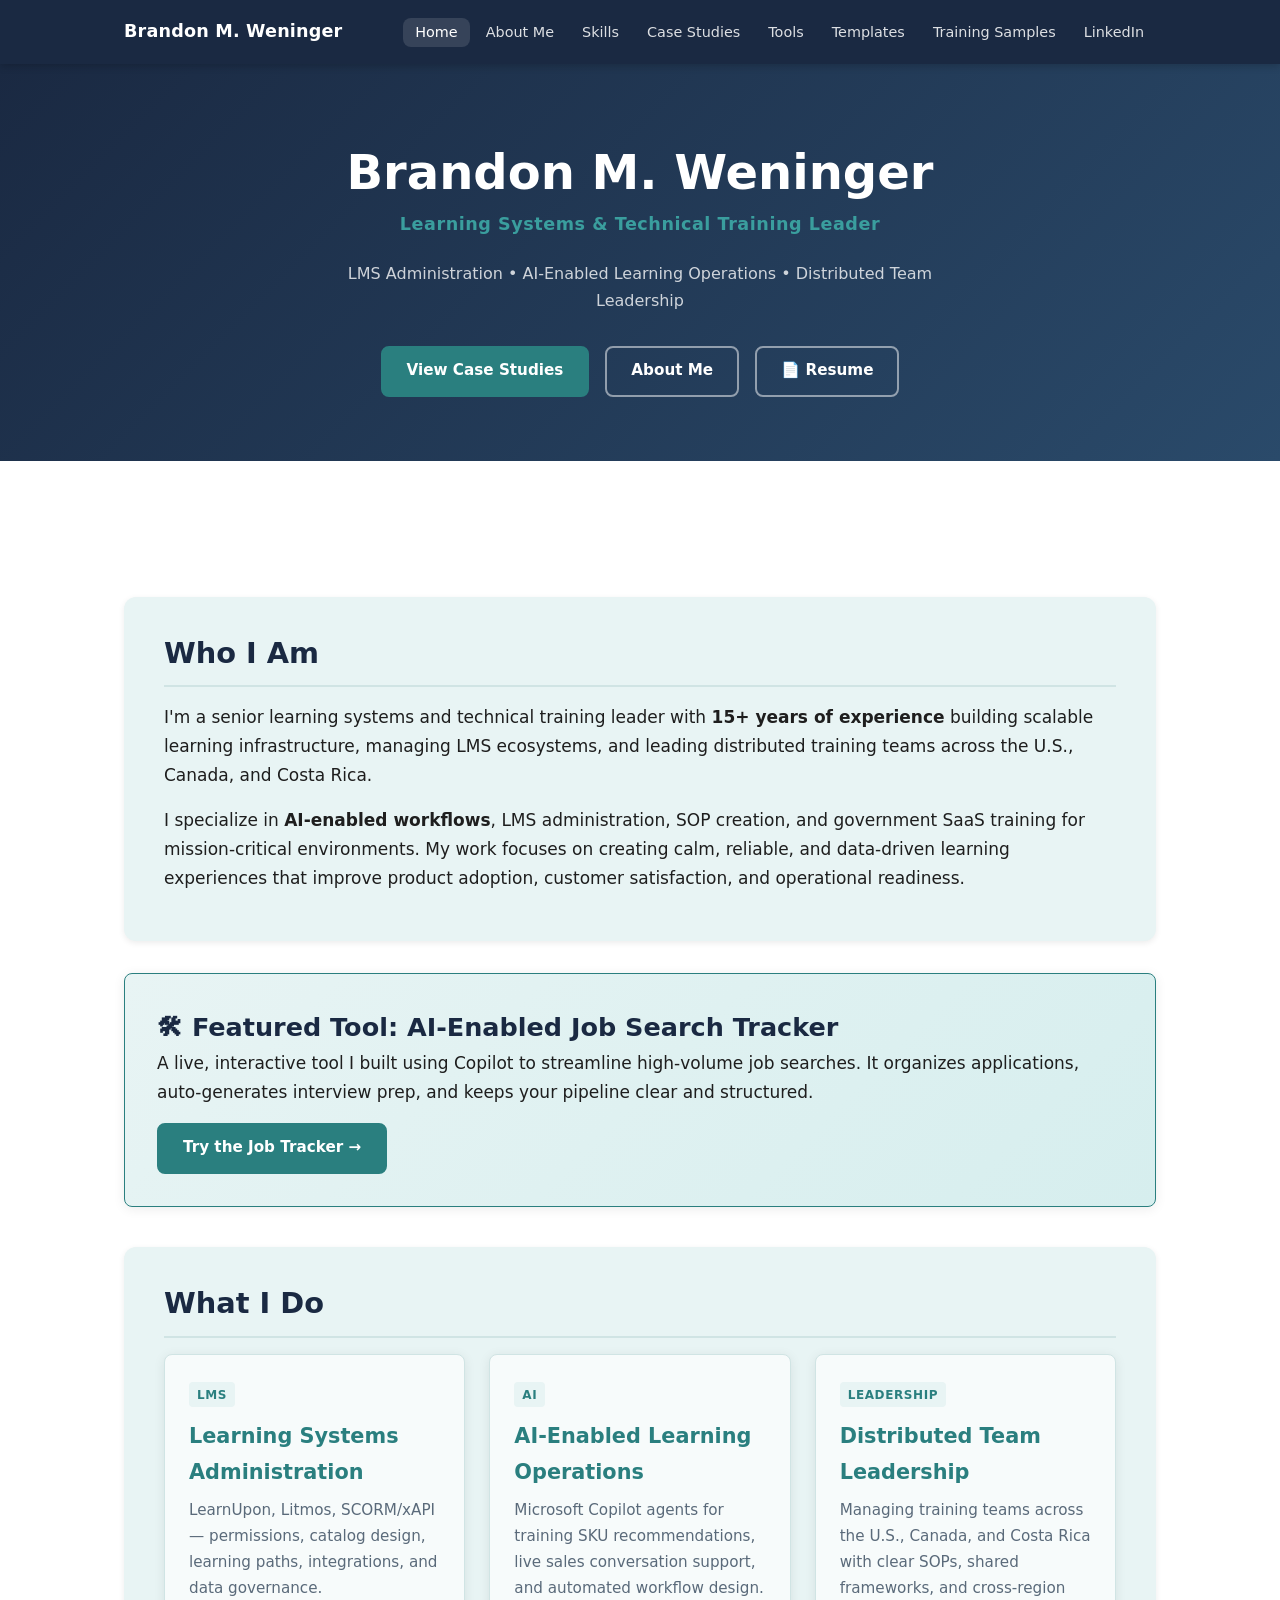
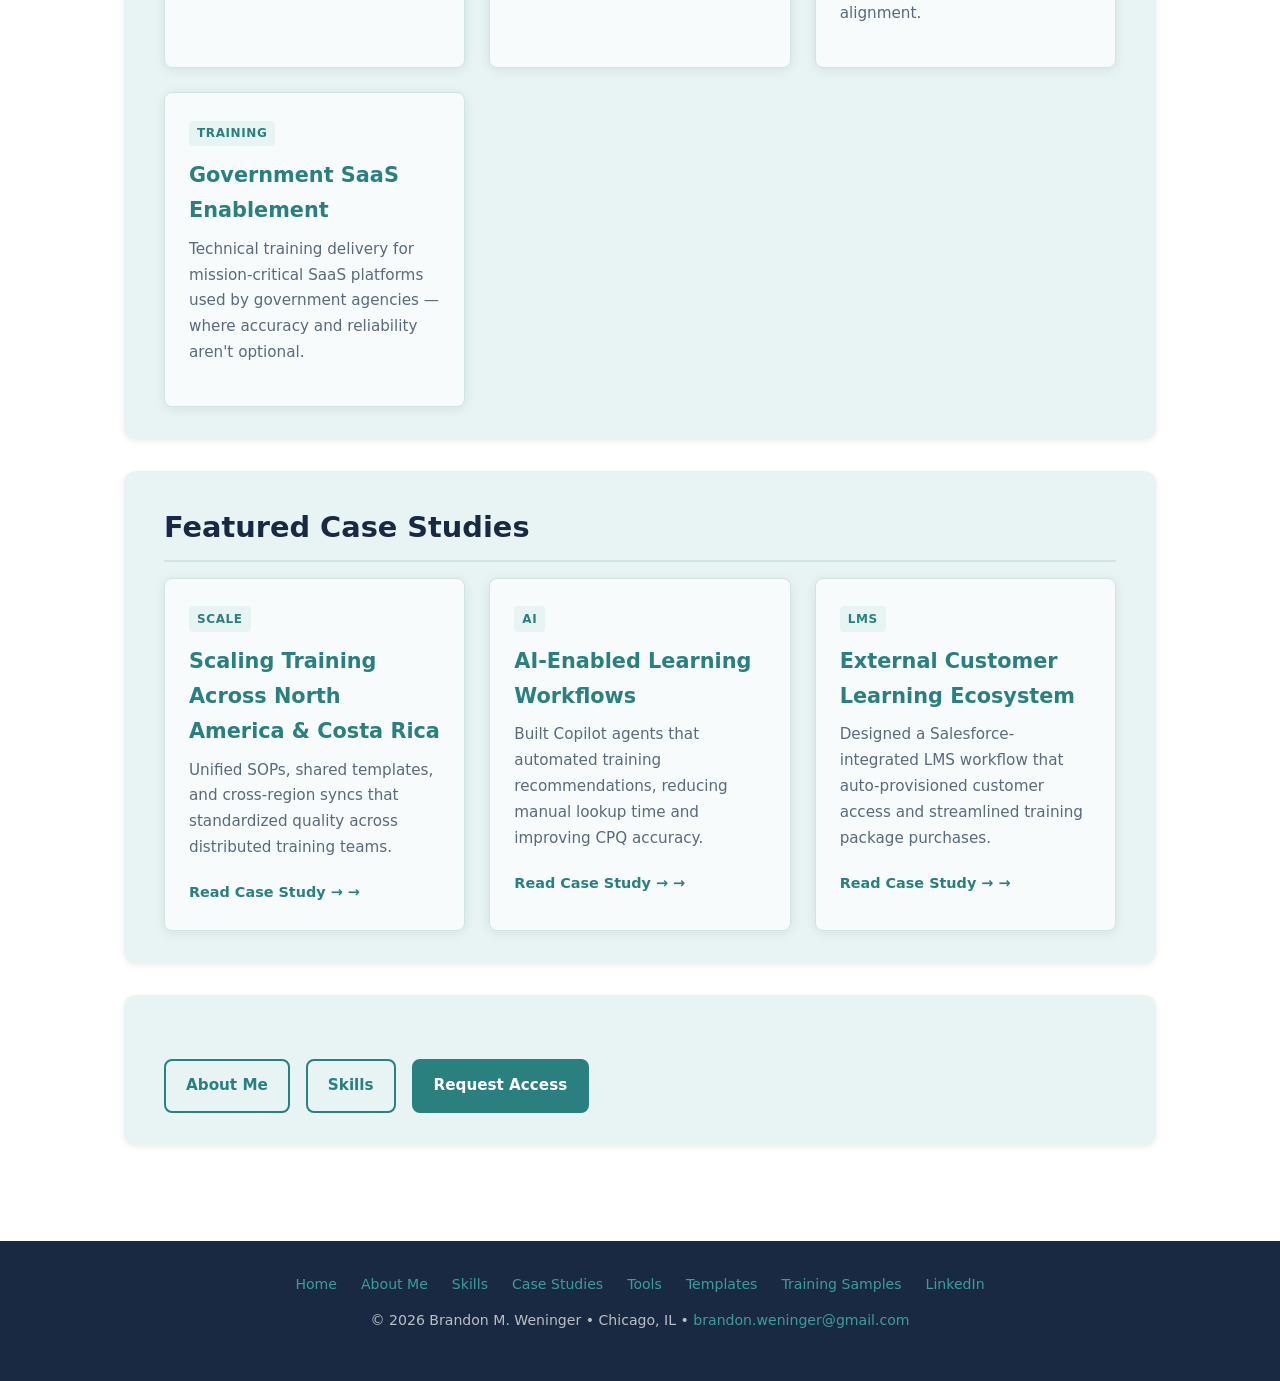
<file: index.html>
<!DOCTYPE html>
<html lang="en">
<head>
  <meta charset="utf-8" />
  <meta name="viewport" content="width=device-width, initial-scale=1" />
  <title>Brandon M. Weninger | Learning Systems & Technical Training Leader</title>
  <meta name="description" content="Brandon M. Weninger — Learning Systems & Technical Training Leader based in Chicago, IL. 15+ years building LMS ecosystems, AI-enabled learning workflows, and distributed training teams for government SaaS environments." />
  <meta name="author" content="Brandon M. Weninger" />
  <meta name="robots" content="index, follow" />
  <meta name="keywords" content="Brandon Weninger, Brandon M. Weninger, Learning Systems Leader, LMS Administrator, Technical Training Manager, AI-Enabled Learning, eLearning, Instructional Design, LearnUpon, Litmos, SCORM, xAPI, Microsoft Copilot, Training Operations, Distributed Team Leadership, Government SaaS Training, Curriculum Development, Power BI, Salesforce CPQ, Chicago learning and development" />
  <link rel="canonical" href="https://brandonweninger.github.io/brandon-weninger-portfolio/" />

  <!-- Open Graph -->
  <meta property="og:type" content="website" />
  <meta property="og:site_name" content="Brandon M. Weninger" />
  <meta property="og:title" content="Brandon M. Weninger | Learning Systems & Technical Training Leader" />
  <meta property="og:description" content="15+ years building LMS ecosystems, AI-enabled learning workflows, and distributed training teams for government SaaS environments." />
  <meta property="og:url" content="https://brandonweninger.github.io/brandon-weninger-portfolio/" />
  <meta property="og:image" content="assets/images/og-home.png" />

  <!-- Twitter -->
  <meta name="twitter:card" content="summary" />
  <meta name="twitter:title" content="Brandon M. Weninger | Learning Systems & Technical Training Leader" />
  <meta name="twitter:description" content="LMS Administration • AI-Enabled Learning Operations • Distributed Team Leadership. Based in Chicago, IL." />

  <!-- JSON-LD -->
  <script type="application/ld+json">
  {
    "@context": "https://schema.org",
    "@graph": [
      {
        "@type": "Person",
        "@id": "https://brandonweninger.github.io/brandon-weninger-portfolio/#person",
        "name": "Brandon M. Weninger",
        "url": "https://brandonweninger.github.io/brandon-weninger-portfolio/",
        "email": "brandon.weninger@gmail.com",
        "jobTitle": "Learning Systems & Technical Training Leader",
        "address": {
          "@type": "PostalAddress",
          "addressLocality": "Chicago",
          "addressRegion": "IL",
          "addressCountry": "US"
        },
        "sameAs": [
          "https://linkedin.com/in/brandonweninger",
          "https://github.com/brandonweninger"
        ]
      },
      {
        "@type": "WebSite",
        "@id": "https://brandonweninger.github.io/brandon-weninger-portfolio/#website",
        "url": "https://brandonweninger.github.io/brandon-weninger-portfolio/",
        "name": "Brandon M. Weninger Portfolio"
      }
    ]
  }
  </script>

  <link rel="stylesheet" href="assets/css/style.css" />

  <!-- Google Analytics -->
  <script async src="https://www.googletagmanager.com/gtag/js?id=G-7E9N1WG330"></script>
  <script>
    window.dataLayer = window.dataLayer || [];
    function gtag(){dataLayer.push(arguments);}
    gtag('js', new Date());
    gtag('config', 'G-7E9N1WG330');
  </script>
</head>

<body>
  <header>
    <div class="header-inner">
      <a href="index.html" class="site-logo">Brandon M. Weninger</a>

      <button class="nav-toggle" aria-label="Toggle navigation" aria-expanded="false">
        <span></span><span></span><span></span>
      </button>

      <nav>
        <ul>
          <li><a href="index.html" class="active">Home</a></li>
          <li><a href="about.html">About Me</a></li>
          <li><a href="skills.html">Skills</a></li>
          <li><a href="case-studies.html">Case Studies</a></li>
          <li><a href="tools.html">Tools</a></li>
          <li><a href="templates.html">Templates</a></li>
          <li><a href="training-samples.html">Training Samples</a></li>
          <li><a href="https://linkedin.com/in/brandonweninger" target="_blank" rel="noopener">LinkedIn</a></li>
        </ul>
      </nav>
    </div>
  </header>

  <section class="hero">
    <div class="hero-inner">
      <h1>Brandon M. Weninger</h1>
      <p class="hero-subtitle">Learning Systems &amp; Technical Training Leader</p>
      <p class="hero-tagline">LMS Administration &bull; AI‑Enabled Learning Operations &bull; Distributed Team Leadership</p>
      <div class="hero-cta">
        <a href="case-studies.html" class="btn btn-primary">View Case Studies</a>
        <a href="about.html" class="btn btn-outline btn-outline--navy">About Me</a>
        <a href="assets/files/brandon-weninger-resume.pdf" class="btn btn-outline" target="_blank" rel="noopener">&#128196; Resume</a>
      </div>
    </div>
  </section>

  <main>
    <section>
      <h2>Who I Am</h2>
      <p>I'm a senior learning systems and technical training leader with <strong>15+ years of experience</strong> building scalable learning infrastructure, managing LMS ecosystems, and leading distributed training teams across the U.S., Canada, and Costa Rica.</p>
      <p>I specialize in <strong>AI‑enabled workflows</strong>, LMS administration, SOP creation, and government SaaS training for mission‑critical environments. My work focuses on creating calm, reliable, and data‑driven learning experiences that improve product adoption, customer satisfaction, and operational readiness.</p>
    </section>

    <div class="featured-card">
      <h2>&#128736; Featured Tool: AI‑Enabled Job Search Tracker</h2>
      <p>A live, interactive tool I built using Copilot to streamline high‑volume job searches. It organizes applications, auto‑generates interview prep, and keeps your pipeline clear and structured.</p>
      <a href="https://brandonweninger.github.io/job-tracker/" class="btn btn-primary" target="_blank" rel="noopener">Try the Job Tracker &rarr;</a>
    </div>

    <section>
      <h2>What I Do</h2>
      <div class="card-grid">
        <div class="card">
          <span class="card-tag">LMS</span>
          <h3>Learning Systems Administration</h3>
          <p>LearnUpon, Litmos, SCORM/xAPI — permissions, catalog design, learning paths, integrations, and data governance.</p>
        </div>

        <div class="card">
          <span class="card-tag">AI</span>
          <h3>AI‑Enabled Learning Operations</h3>
          <p>Microsoft Copilot agents for training SKU recommendations, live sales conversation support, and automated workflow design.</p>
        </div>

        <div class="card">
          <span class="card-tag">Leadership</span>
          <h3>Distributed Team Leadership</h3>
          <p>Managing training teams across the U.S., Canada, and Costa Rica with clear SOPs, shared frameworks, and cross-region alignment.</p>
        </div>

        <div class="card">
          <span class="card-tag">Training</span>
          <h3>Government SaaS Enablement</h3>
          <p>Technical training delivery for mission-critical SaaS platforms used by government agencies — where accuracy and reliability aren't optional.</p>
        </div>
      </div>
    </section>

    <section>
      <h2>Featured Case Studies</h2>
      <div class="card-grid">
        <div class="card">
          <span class="card-tag">Scale</span>
          <h3>Scaling Training Across North America &amp; Costa Rica</h3>
          <p>Unified SOPs, shared templates, and cross-region syncs that standardized quality across distributed training teams.</p>
          <a href="case-studies.html#case-study-1" class="card-link">Read Case Study &rarr;</a>
        </div>

        <div class="card">
          <span class="card-tag">AI</span>
          <h3>AI-Enabled Learning Workflows</h3>
          <p>Built Copilot agents that automated training recommendations, reducing manual lookup time and improving CPQ accuracy.</p>
          <a href="case-studies.html#case-study-2" class="card-link">Read Case Study &rarr;</a>
        </div>

        <div class="card">
          <span class="card-tag">LMS</span>
          <h3>External Customer Learning Ecosystem</h3>
          <p>Designed a Salesforce-integrated LMS workflow that auto-provisioned customer access and streamlined training package purchases.</p>
          <a href="case-studies.html#case-study-3" class="card-link">Read Case Study &rarr;</a>
        </div>
      </div>
    </section>

    <section>
      <div class="quick-links">
        <a href="about.html" class="btn btn-outline btn-outline--navy">About Me</a>
        <a href="skills.html" class="btn btn-outline">Skills</a>
        <a href="mailto:brandon.weninger@gmail.com" class="btn btn-primary">Request Access</a>
      </div>
    </section>
  </main>

  <footer>
    <div class="footer-links">
      <a href="index.html">Home</a>
      <a href="about.html">About Me</a>
      <a href="skills.html">Skills</a>
      <a href="case-studies.html">Case Studies</a>
      <a href="tools.html">Tools</a>
      <a href="templates.html">Templates</a>
      <a href="training-samples.html">Training Samples</a>
      <a href="https://linkedin.com/in/brandonweninger" target="_blank" rel="noopener">LinkedIn</a>
    </div>
    <p>&copy; 2026 Brandon M. Weninger &bull; Chicago, IL &bull; <a href="mailto:brandon.weninger@gmail.com">brandon.weninger@gmail.com</a></p>
  </footer>

  <script>
    (function () {
      const navToggle = document.querySelector('.nav-toggle');
      const navList = document.querySelector('nav ul');

      if (!navToggle || !navList) return;

      navToggle.addEventListener('click', () => {
        const isOpen = navList.classList.toggle('open');
        navToggle.setAttribute('aria-expanded', isOpen ? 'true' : 'false');
      });
    })();
  </script>
</body>
</html>
</file>
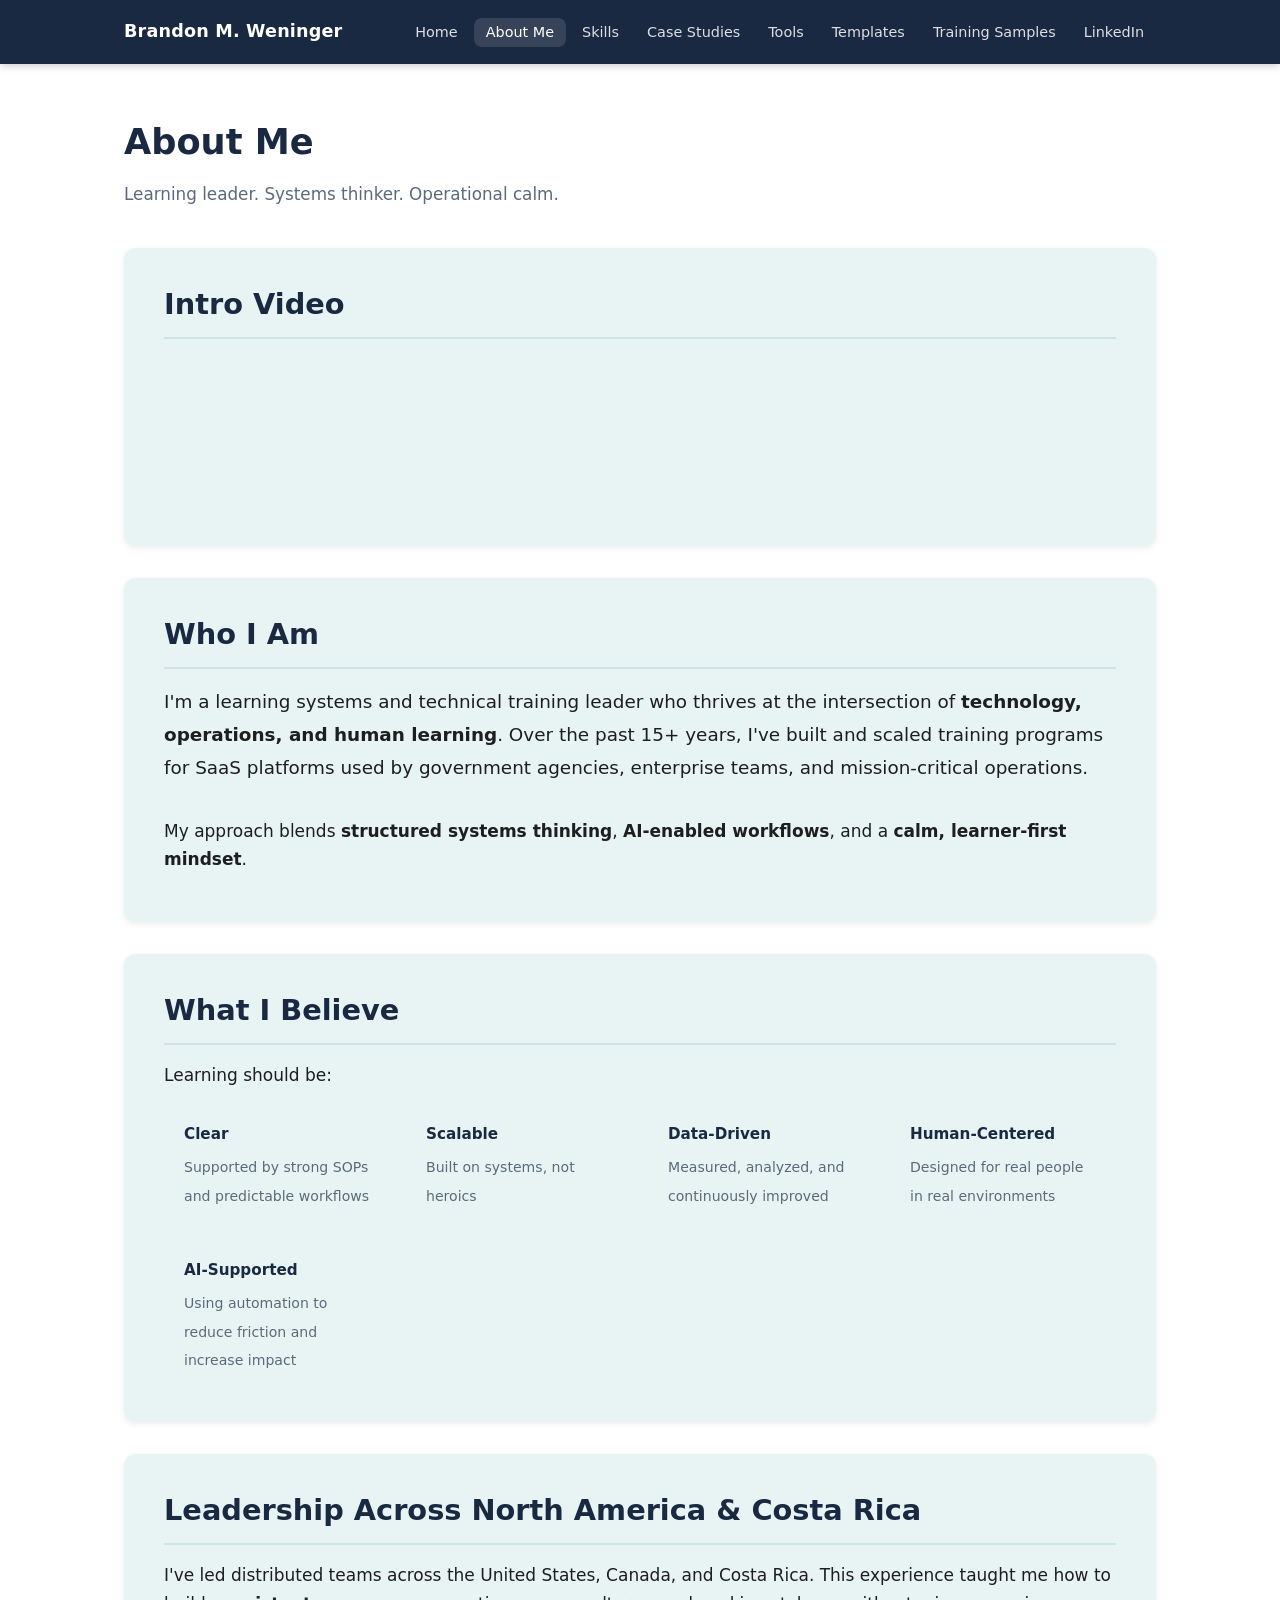
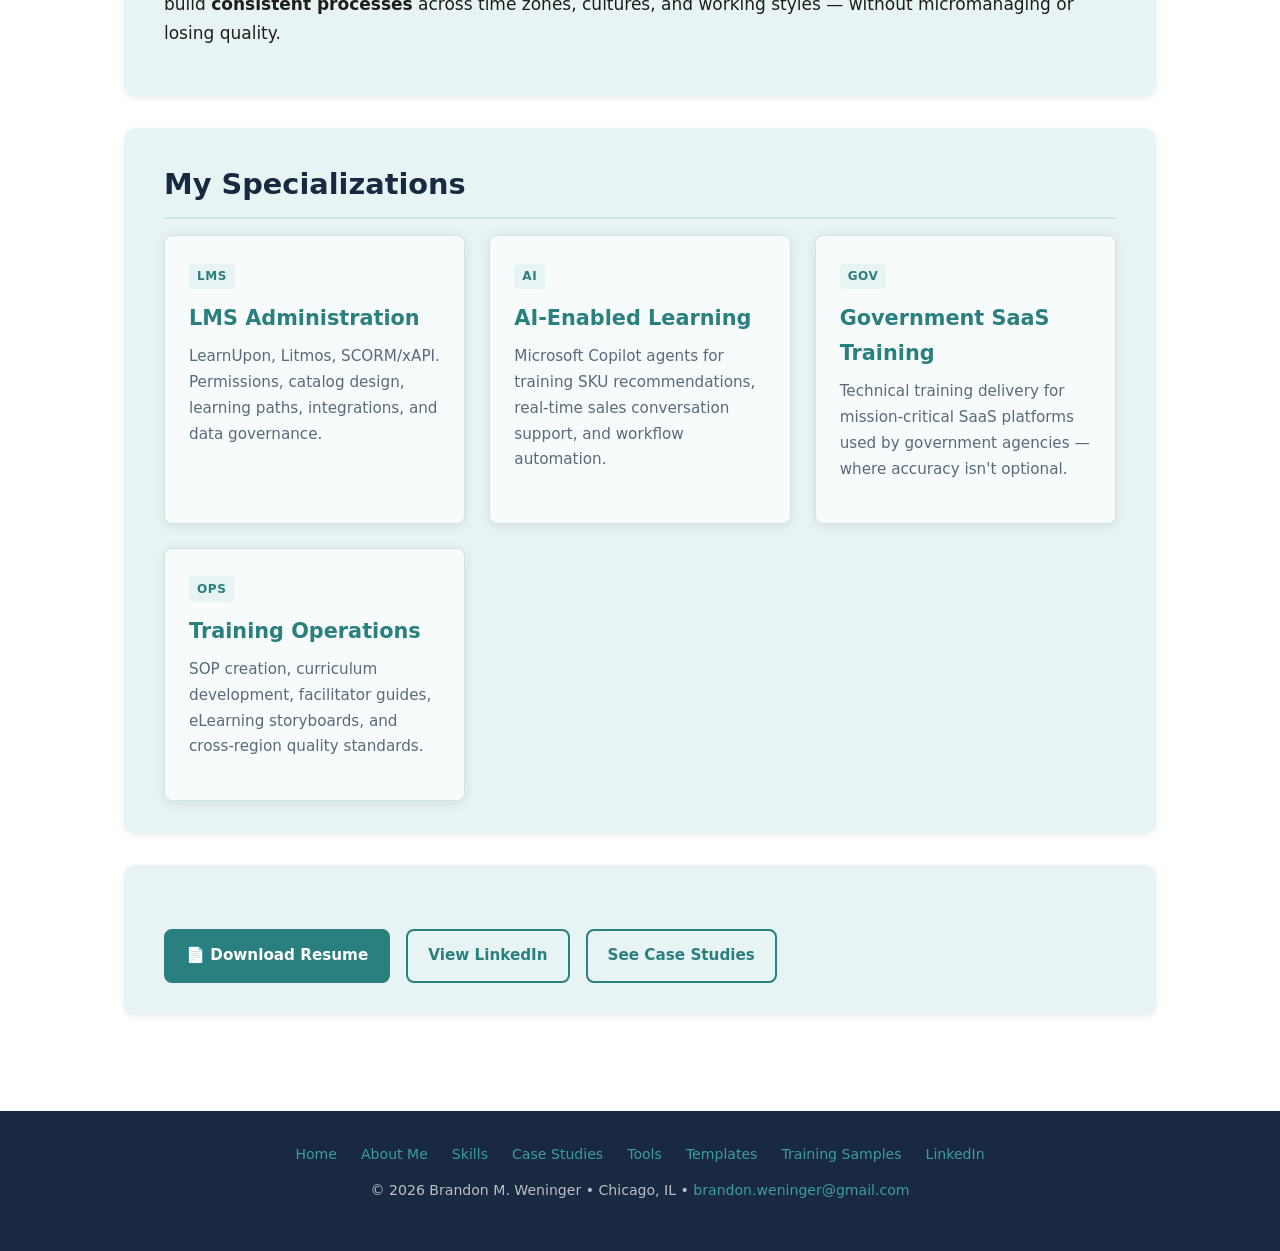
<file: about.html>
<!DOCTYPE html>
<html lang="en">
<head>
  <meta charset="UTF-8" />
  <meta name="viewport" content="width=device-width, initial-scale=1.0" />
  <title>About Brandon M. Weninger | Learning Systems & Training Leader</title>
  <meta name="description" content="About Brandon M. Weninger — Senior learning systems and technical training leader with 15+ years building LMS ecosystems, AI-enabled workflows, and distributed training teams for government SaaS environments." />
  <meta name="author" content="Brandon M. Weninger" />
  <meta name="robots" content="index, follow" />
  <meta name="keywords" content="Brandon Weninger, Brandon M. Weninger, learning systems leader, LMS administrator, training manager, AI-enabled learning, Chicago learning and development, government SaaS training, instructional design, eLearning, distributed team leadership" />
  <link rel="canonical" href="https://brandonweninger.github.io/brandon-weninger-portfolio/about.html" />

  <!-- Open Graph -->
  <meta property="og:type" content="profile" />
  <meta property="og:site_name" content="Brandon M. Weninger" />
  <meta property="og:title" content="About Brandon M. Weninger | Learning Systems & Training Leader" />
  <meta property="og:description" content="Senior learning systems and technical training leader with 15+ years building LMS ecosystems, AI-enabled workflows, and distributed training teams." />
  <meta property="og:url" content="https://brandonweninger.github.io/brandon-weninger-portfolio/about.html" />
  <meta property="og:image" content="assets/images/og-about.png" />

  <!-- Twitter -->
  <meta name="twitter:card" content="summary" />
  <meta name="twitter:title" content="About Brandon M. Weninger | Learning Systems & Training Leader" />
  <meta name="twitter:description" content="15+ years building LMS ecosystems, AI workflows, and distributed training teams. Based in Chicago, IL." />

  <script type="application/ld+json">
  {
    "@context": "https://schema.org",
    "@type": "ProfilePage",
    "url": "https://brandonweninger.github.io/brandon-weninger-portfolio/about.html",
    "name": "About Brandon M. Weninger",
    "mainEntity": {
      "@type": "Person",
      "name": "Brandon M. Weninger",
      "jobTitle": "Learning Systems & Technical Training Leader",
      "email": "brandon.weninger@gmail.com",
      "address": { "@type": "PostalAddress", "addressLocality": "Chicago", "addressRegion": "IL", "addressCountry": "US" },
      "url": "https://brandonweninger.github.io/brandon-weninger-portfolio/",
      "sameAs": ["https://linkedin.com/in/brandonweninger", "https://github.com/brandonweninger"]
    }
  }
  </script>

  <link rel="stylesheet" href="assets/css/style.css" />

  <!-- Google Analytics -->
  <script async src="https://www.googletagmanager.com/gtag/js?id=G-7E9N1WG330"></script>
  <script>
    window.dataLayer = window.dataLayer || [];
    function gtag(){dataLayer.push(arguments);}
    gtag('js', new Date());
    gtag('config', 'G-7E9N1WG330');
  </script>
</head>

<body>
  <header>
    <div class="header-inner">
      <a href="index.html" class="site-logo">Brandon M. Weninger</a>
      <button class="nav-toggle" aria-label="Toggle navigation" aria-expanded="false">
        <span></span><span></span><span></span>
      </button>
      <nav>
        <ul>
          <li><a href="index.html">Home</a></li>
          <li><a href="about.html" class="active">About Me</a></li>
          <li><a href="skills.html">Skills</a></li>
          <li><a href="case-studies.html">Case Studies</a></li>
          <li><a href="tools.html">Tools</a></li>
          <li><a href="templates.html">Templates</a></li>
          <li><a href="training-samples.html">Training Samples</a></li>
          <li><a href="https://linkedin.com/in/brandonweninger" target="_blank" rel="noopener">LinkedIn</a></li>
        </ul>
      </nav>
    </div>
  </header>

  <main>
    <h1 class="page-title">About Me</h1>
    <p class="page-subtitle">Learning leader. Systems thinker. Operational calm.</p>

    <!-- Intro Video Section -->
    <section class="intro-video-section">
      <h2>Intro Video</h2>
      <div class="video-wrapper">
        <iframe
          src="https://www.loom.com/embed/f4af936d965148eca5b88341e061728c"
          title="Intro video — Brandon M. Weninger"
          frameborder="0"
          allowfullscreen>
        </iframe>
      </div>
    </section>

    <section>
      <h2>Who I Am</h2>
      <p class="about-lead">I'm a learning systems and technical training leader who thrives at the intersection of <strong>technology, operations, and human learning</strong>. Over the past 15+ years, I've built and scaled training programs for SaaS platforms used by government agencies, enterprise teams, and mission-critical operations.</p>
      <p>My approach blends <strong>structured systems thinking</strong>, <strong>AI-enabled workflows</strong>, and a <strong>calm, learner-first mindset</strong>.</p>
    </section>

    <section>
      <h2>What I Believe</h2>
      <p>Learning should be:</p>
      <div class="values-grid">
        <div class="value-item"><strong>Clear</strong><span>Supported by strong SOPs and predictable workflows</span></div>
        <div class="value-item"><strong>Scalable</strong><span>Built on systems, not heroics</span></div>
        <div class="value-item"><strong>Data-Driven</strong><span>Measured, analyzed, and continuously improved</span></div>
        <div class="value-item"><strong>Human-Centered</strong><span>Designed for real people in real environments</span></div>
        <div class="value-item"><strong>AI-Supported</strong><span>Using automation to reduce friction and increase impact</span></div>
      </div>
    </section>

    <section>
      <h2>Leadership Across North America &amp; Costa Rica</h2>
      <p>I've led distributed teams across the United States, Canada, and Costa Rica. This experience taught me how to build <strong>consistent processes</strong> across time zones, cultures, and working styles — without micromanaging or losing quality.</p>
    </section>

    <section>
      <h2>My Specializations</h2>
      <div class="card-grid">
        <div class="card"><span class="card-tag">LMS</span><h3>LMS Administration</h3><p>LearnUpon, Litmos, SCORM/xAPI. Permissions, catalog design, learning paths, integrations, and data governance.</p></div>
        <div class="card"><span class="card-tag">AI</span><h3>AI-Enabled Learning</h3><p>Microsoft Copilot agents for training SKU recommendations, real-time sales conversation support, and workflow automation.</p></div>
        <div class="card"><span class="card-tag">Gov</span><h3>Government SaaS Training</h3><p>Technical training delivery for mission-critical SaaS platforms used by government agencies — where accuracy isn't optional.</p></div>
        <div class="card"><span class="card-tag">Ops</span><h3>Training Operations</h3><p>SOP creation, curriculum development, facilitator guides, eLearning storyboards, and cross-region quality standards.</p></div>
      </div>
    </section>

    <section>
      <div class="quick-links">
        <a href="assets/files/brandon-weninger-resume.pdf" class="btn btn-primary" target="_blank" rel="noopener">&#128196; Download Resume</a>
        <a href="https://linkedin.com/in/brandonweninger" class="btn btn-outline btn-outline--navy" target="_blank" rel="noopener">View LinkedIn</a>
        <a href="case-studies.html" class="btn btn-outline btn-outline--navy">See Case Studies</a>
      </div>
    </section>
  </main>

  <footer>
    <div class="footer-links">
      <a href="index.html">Home</a>
      <a href="about.html">About Me</a>
      <a href="skills.html">Skills</a>
      <a href="case-studies.html">Case Studies</a>
      <a href="tools.html">Tools</a>
      <a href="templates.html">Templates</a>
      <a href="training-samples.html">Training Samples</a>
      <a href="https://linkedin.com/in/brandonweninger" target="_blank" rel="noopener">LinkedIn</a>
    </div>
    <p>&copy; 2026 Brandon M. Weninger &bull; Chicago, IL &bull; <a href="mailto:brandon.weninger@gmail.com">brandon.weninger@gmail.com</a></p>
  </footer>

  <script>
    (function () {
      const navToggle = document.querySelector('.nav-toggle');
      const navList = document.querySelector('nav ul');

      if (!navToggle || !navList) return;

      navToggle.addEventListener('click', () => {
        const isOpen = navList.classList.toggle('open');
        navToggle.setAttribute('aria-expanded', isOpen ? 'true' : 'false');
      });
    })();
  </script>
</body>
</html>
</file>
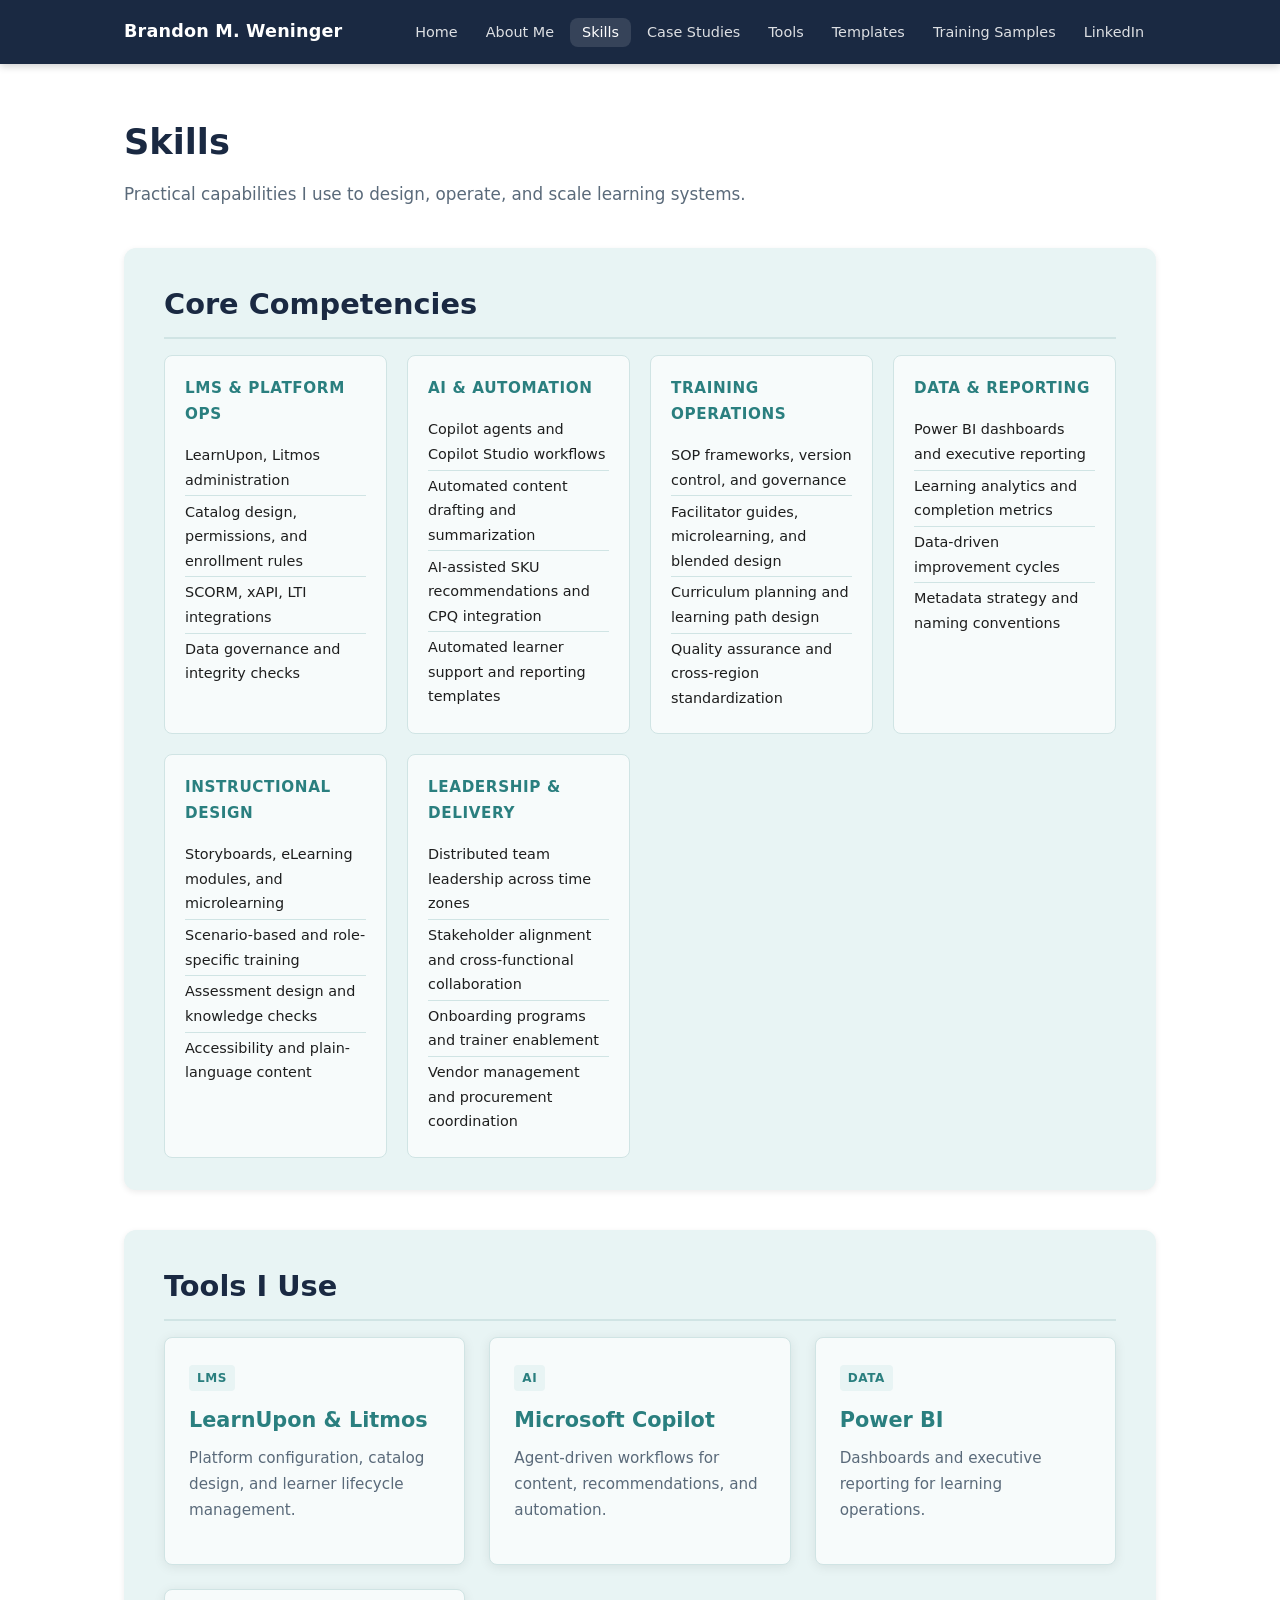
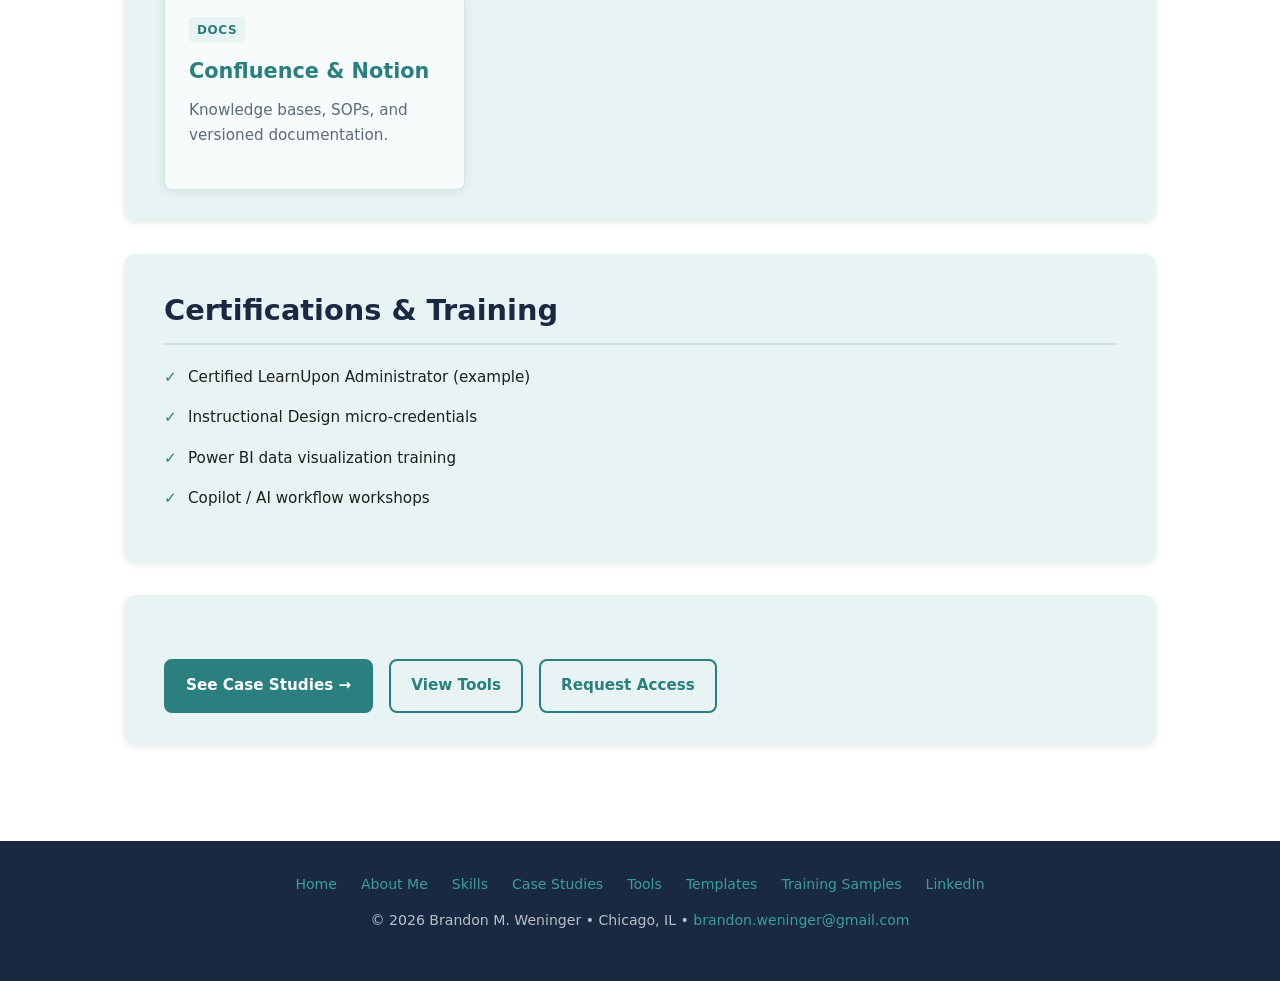
<file: case-studies.html>
<!DOCTYPE html>
<html lang="en">
<head>
  <meta charset="utf-8" />
  <meta name="viewport" content="width=device-width, initial-scale=1" />
  <title>Skills | Brandon M. Weninger</title>
  <meta name="description" content="Skills — Brandon M. Weninger. Learning systems, LMS administration, AI-enabled learning, training operations, SOPs, and distributed team leadership." />
  <meta name="author" content="Brandon M. Weninger" />
  <meta name="robots" content="index, follow" />
  <meta name="keywords" content="LMS administration, LearnUpon, Litmos, AI-enabled learning, training operations, SOPs, instructional design, eLearning, Brandon Weninger" />
  <link rel="canonical" href="https://brandonweninger.github.io/brandon-weninger-portfolio/skills.html" />

  <!-- Open Graph -->
  <meta property="og:type" content="website" />
  <meta property="og:site_name" content="Brandon M. Weninger" />
  <meta property="og:title" content="Skills | Brandon M. Weninger" />
  <meta property="og:description" content="Learning systems, LMS administration, AI-enabled learning, training operations, SOPs, and distributed team leadership." />
  <meta property="og:url" content="https://brandonweninger.github.io/brandon-weninger-portfolio/skills.html" />
  <meta property="og:image" content="assets/images/og-skills.png" />

  <!-- Twitter -->
  <meta name="twitter:card" content="summary" />
  <meta name="twitter:title" content="Skills | Brandon M. Weninger" />
  <meta name="twitter:description" content="LMS administration, AI-enabled learning, training operations, SOPs, and instructional design." />

  <script type="application/ld+json">
  {
    "@context": "https://schema.org",
    "@type": "WebPage",
    "url": "https://brandonweninger.github.io/brandon-weninger-portfolio/skills.html",
    "name": "Skills — Brandon M. Weninger",
    "description": "Learning systems, LMS administration, AI-enabled learning, training operations, SOPs, and instructional design.",
    "author": {
      "@type": "Person",
      "name": "Brandon M. Weninger",
      "url": "https://brandonweninger.github.io/brandon-weninger-portfolio/"
    }
  }
  </script>

  <link rel="stylesheet" href="assets/css/style.css" />

  <!-- Google Analytics -->
  <script async src="https://www.googletagmanager.com/gtag/js?id=G-7E9N1WG330"></script>
  <script>
    window.dataLayer = window.dataLayer || [];
    function gtag(){dataLayer.push(arguments);}
    gtag('js', new Date());
    gtag('config', 'G-7E9N1WG330');
  </script>
</head>

<body>
  <header>
    <div class="header-inner">
      <a href="index.html" class="site-logo">Brandon M. Weninger</a>
      <button class="nav-toggle" aria-label="Toggle navigation" aria-expanded="false">
        <span></span><span></span><span></span>
      </button>
      <nav>
        <ul>
          <li><a href="index.html">Home</a></li>
          <li><a href="about.html">About Me</a></li>
          <li><a href="skills.html" class="active">Skills</a></li>
          <li><a href="case-studies.html">Case Studies</a></li>
          <li><a href="tools.html">Tools</a></li>
          <li><a href="templates.html">Templates</a></li>
          <li><a href="training-samples.html">Training Samples</a></li>
          <li><a href="https://linkedin.com/in/brandonweninger" target="_blank" rel="noopener">LinkedIn</a></li>
        </ul>
      </nav>
    </div>
  </header>

  <main>
    <h1 class="page-title">Skills</h1>
    <p class="page-subtitle">Practical capabilities I use to design, operate, and scale learning systems.</p>

    <section class="skills-section">
      <h2>Core Competencies</h2>
      <div class="skills-grid">
        <div class="skill-group">
          <h3>LMS & Platform Ops</h3>
          <ul>
            <li>LearnUpon, Litmos administration</li>
            <li>Catalog design, permissions, and enrollment rules</li>
            <li>SCORM, xAPI, LTI integrations</li>
            <li>Data governance and integrity checks</li>
          </ul>
        </div>

        <div class="skill-group">
          <h3>AI & Automation</h3>
          <ul>
            <li>Copilot agents and Copilot Studio workflows</li>
            <li>Automated content drafting and summarization</li>
            <li>AI-assisted SKU recommendations and CPQ integration</li>
            <li>Automated learner support and reporting templates</li>
          </ul>
        </div>

        <div class="skill-group">
          <h3>Training Operations</h3>
          <ul>
            <li>SOP frameworks, version control, and governance</li>
            <li>Facilitator guides, microlearning, and blended design</li>
            <li>Curriculum planning and learning path design</li>
            <li>Quality assurance and cross-region standardization</li>
          </ul>
        </div>

        <div class="skill-group">
          <h3>Data & Reporting</h3>
          <ul>
            <li>Power BI dashboards and executive reporting</li>
            <li>Learning analytics and completion metrics</li>
            <li>Data-driven improvement cycles</li>
            <li>Metadata strategy and naming conventions</li>
          </ul>
        </div>

        <div class="skill-group">
          <h3>Instructional Design</h3>
          <ul>
            <li>Storyboards, eLearning modules, and microlearning</li>
            <li>Scenario-based and role-specific training</li>
            <li>Assessment design and knowledge checks</li>
            <li>Accessibility and plain-language content</li>
          </ul>
        </div>

        <div class="skill-group">
          <h3>Leadership & Delivery</h3>
          <ul>
            <li>Distributed team leadership across time zones</li>
            <li>Stakeholder alignment and cross-functional collaboration</li>
            <li>Onboarding programs and trainer enablement</li>
            <li>Vendor management and procurement coordination</li>
          </ul>
        </div>
      </div>
    </section>

    <section>
      <h2>Tools I Use</h2>
      <div class="card-grid">
        <div class="card"><span class="card-tag">LMS</span><h3>LearnUpon & Litmos</h3><p>Platform configuration, catalog design, and learner lifecycle management.</p></div>
        <div class="card"><span class="card-tag">AI</span><h3>Microsoft Copilot</h3><p>Agent-driven workflows for content, recommendations, and automation.</p></div>
        <div class="card"><span class="card-tag">DATA</span><h3>Power BI</h3><p>Dashboards and executive reporting for learning operations.</p></div>
        <div class="card"><span class="card-tag">DOCS</span><h3>Confluence & Notion</h3><p>Knowledge bases, SOPs, and versioned documentation.</p></div>
      </div>
    </section>

    <section>
      <h2>Certifications & Training</h2>
      <ul class="impact-list">
        <li>Certified LearnUpon Administrator (example)</li>
        <li>Instructional Design micro-credentials</li>
        <li>Power BI data visualization training</li>
        <li>Copilot / AI workflow workshops</li>
      </ul>
    </section>

    <section>
      <div class="quick-links">
        <a href="case-studies.html" class="btn btn-primary">See Case Studies →</a>
        <a href="tools.html" class="btn btn-outline btn-outline--navy">View Tools</a>
        <a href="mailto:brandon.weninger@gmail.com" class="btn btn-outline">Request Access</a>
      </div>
    </section>
  </main>

  <footer>
    <div class="footer-links">
      <a href="index.html">Home</a>
      <a href="about.html">About Me</a>
      <a href="skills.html">Skills</a>
      <a href="case-studies.html">Case Studies</a>
      <a href="tools.html">Tools</a>
      <a href="templates.html">Templates</a>
      <a href="training-samples.html">Training Samples</a>
      <a href="https://linkedin.com/in/brandonweninger" target="_blank" rel="noopener">LinkedIn</a>
    </div>
    <p>&copy; 2026 Brandon M. Weninger &bull; Chicago, IL &bull; <a href="mailto:brandon.weninger@gmail.com">brandon.weninger@gmail.com</a></p>
  </footer>

  <script>
    (function () {
      const navToggle = document.querySelector('.nav-toggle');
      const navList = document.querySelector('nav ul');

      if (!navToggle || !navList) return;

      navToggle.addEventListener('click', () => {
        const isOpen = navList.classList.toggle('open');
        navToggle.setAttribute('aria-expanded', isOpen ? 'true' : 'false');
      });
    })();
  </script>
</body>
</html>
</file>
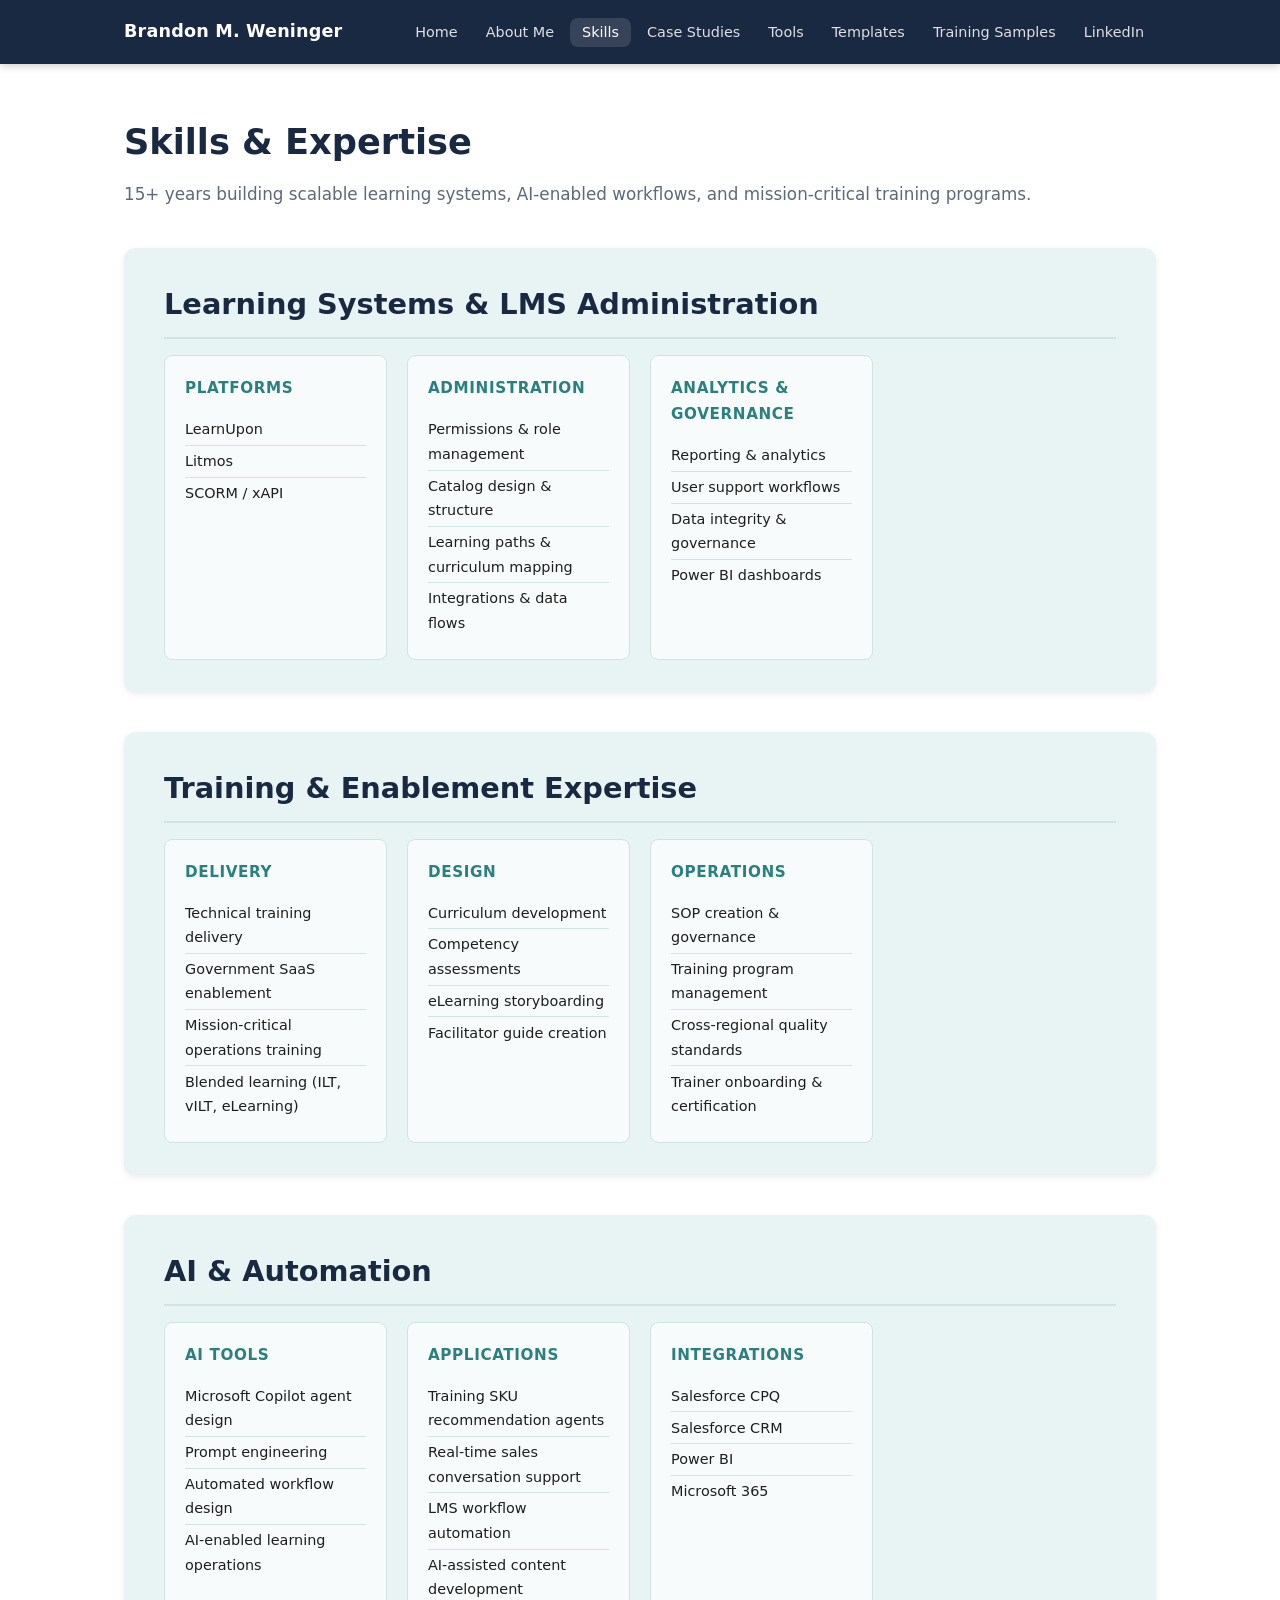
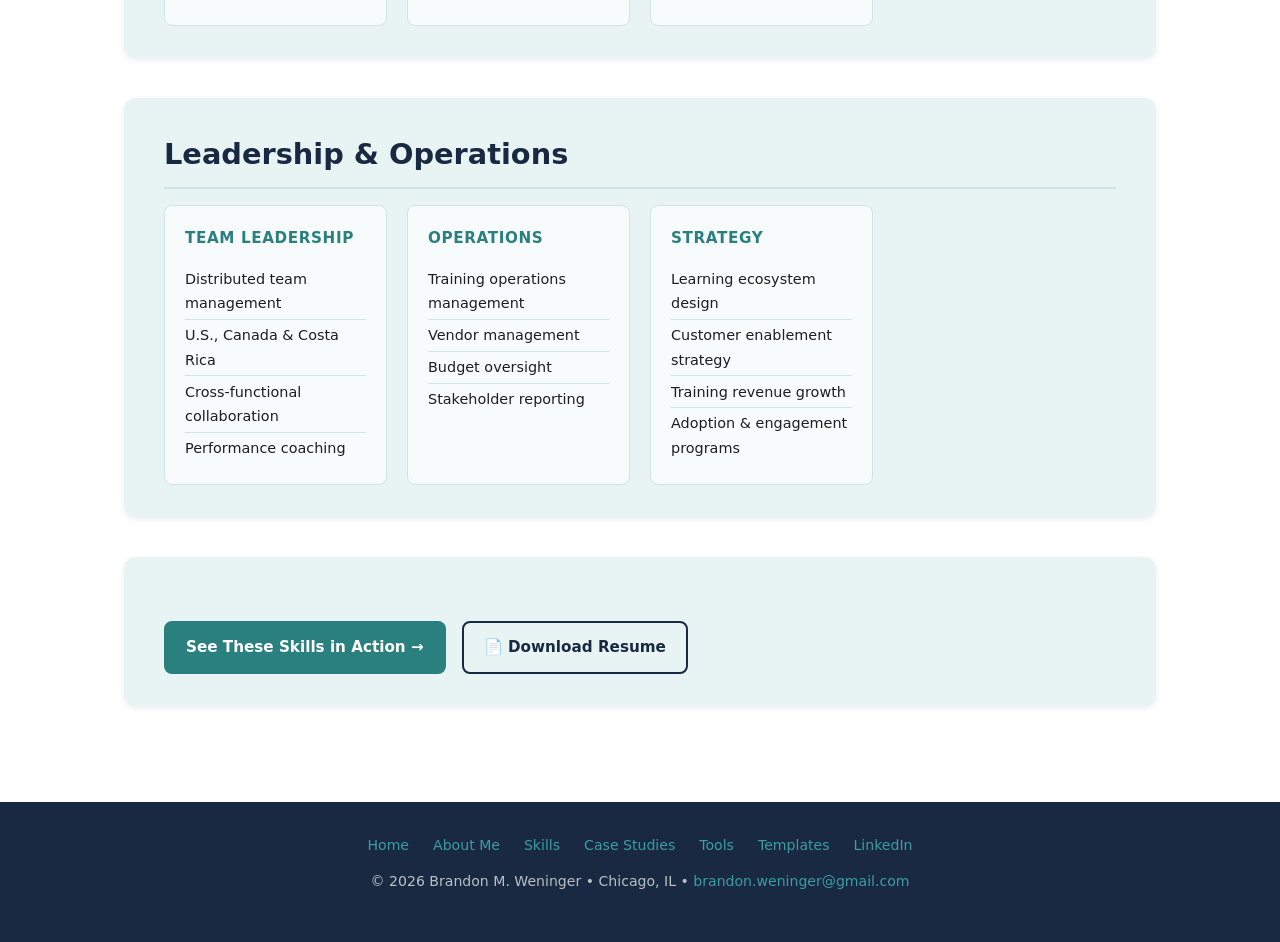
<file: skills.html>
<!DOCTYPE html>
<html lang="en">
<head>
  <meta charset="UTF-8" />
  <meta name="viewport" content="width=device-width, initial-scale=1.0" />
  <title>Skills & Expertise | Brandon M. Weninger — LMS, AI Learning, Training Leader</title>
  <meta name="description" content="Brandon Weninger's skills: LMS administration (LearnUpon, Litmos), AI-enabled learning workflows, Microsoft Copilot, SCORM/xAPI, Power BI, government SaaS training, curriculum development, and distributed team leadership." />
  <meta name="author" content="Brandon M. Weninger" />
  <meta name="robots" content="index, follow" />
  <meta name="keywords" content="Brandon Weninger skills, LMS administrator, LearnUpon, Litmos, SCORM, xAPI, AI learning, Microsoft Copilot agent, Power BI, Salesforce CPQ, instructional design, eLearning, government SaaS training, curriculum development, technical trainer, learning and development Chicago" />
  <link rel="canonical" href="https://brandonweninger.github.io/brandon-weninger-portfolio/skills.html" />
  <meta property="og:type" content="website" />
  <meta property="og:site_name" content="Brandon M. Weninger" />
  <meta property="og:title" content="Skills & Expertise | Brandon M. Weninger" />
  <meta property="og:description" content="LMS administration, AI-enabled learning, government SaaS training, curriculum development, and distributed team leadership." />
  <meta property="og:url" content="https://brandonweninger.github.io/brandon-weninger-portfolio/skills.html" />
  <meta name="twitter:card" content="summary" />
  <meta name="twitter:title" content="Skills & Expertise | Brandon M. Weninger" />
  <meta name="twitter:description" content="LearnUpon, Litmos, SCORM, xAPI, Microsoft Copilot, Power BI, government SaaS training, and more." />
  <script type="application/ld+json">
  {
    "@context": "https://schema.org",
    "@type": "WebPage",
    "url": "https://brandonweninger.github.io/brandon-weninger-portfolio/skills.html",
    "name": "Skills & Expertise — Brandon M. Weninger",
    "description": "LMS administration, AI-enabled learning workflows, government SaaS training, instructional design, and distributed team leadership.",
    "author": { "@type": "Person", "name": "Brandon M. Weninger", "url": "https://brandonweninger.github.io/brandon-weninger-portfolio/" }
  }
  </script>
  <link rel="stylesheet" href="assets/css/style.css" />

  <!-- Google Analytics -->
<script async src="https://www.googletagmanager.com/gtag/js?id=G-7E9N1WG330"></script>
<script>
  window.dataLayer = window.dataLayer || [];
  function gtag(){dataLayer.push(arguments);}
  gtag('js', new Date());
  gtag('config', 'G-7E9N1WG330');
</script>
</head>
<body>
  <header>
    <div class="header-inner">
      <a href="index.html" class="site-logo">Brandon M. Weninger</a>
      <button class="nav-toggle" aria-label="Toggle navigation" onclick="document.querySelector('nav ul').classList.toggle('open')"><span></span><span></span><span></span></button>
      <nav>
        <ul>
          <li><a href="index.html">Home</a></li>
          <li><a href="about.html">About Me</a></li>
          <li><a href="skills.html" class="active">Skills</a></li>
          <li><a href="case-studies.html">Case Studies</a></li>
          <li><a href="tools.html">Tools</a></li>
          <li><a href="templates.html">Templates</a></li>
          <li><a href="training-samples.html">Training Samples</a></li>
          <li><a href="https://linkedin.com/in/brandonweninger" target="_blank" rel="noopener">LinkedIn</a></li>
        </ul>
      </nav>
    </div>
  </header>
  <main>
    <h1 class="page-title">Skills &amp; Expertise</h1>
    <p class="page-subtitle">15+ years building scalable learning systems, AI-enabled workflows, and mission-critical training programs.</p>

    <section class="skills-section">
      <h2>Learning Systems &amp; LMS Administration</h2>
      <div class="skills-grid">
        <div class="skill-group"><h3>Platforms</h3><ul><li>LearnUpon</li><li>Litmos</li><li>SCORM / xAPI</li></ul></div>
        <div class="skill-group"><h3>Administration</h3><ul><li>Permissions &amp; role management</li><li>Catalog design &amp; structure</li><li>Learning paths &amp; curriculum mapping</li><li>Integrations &amp; data flows</li></ul></div>
        <div class="skill-group"><h3>Analytics &amp; Governance</h3><ul><li>Reporting &amp; analytics</li><li>User support workflows</li><li>Data integrity &amp; governance</li><li>Power BI dashboards</li></ul></div>
      </div>
    </section>

    <section class="skills-section">
      <h2>Training &amp; Enablement Expertise</h2>
      <div class="skills-grid">
        <div class="skill-group"><h3>Delivery</h3><ul><li>Technical training delivery</li><li>Government SaaS enablement</li><li>Mission-critical operations training</li><li>Blended learning (ILT, vILT, eLearning)</li></ul></div>
        <div class="skill-group"><h3>Design</h3><ul><li>Curriculum development</li><li>Competency assessments</li><li>eLearning storyboarding</li><li>Facilitator guide creation</li></ul></div>
        <div class="skill-group"><h3>Operations</h3><ul><li>SOP creation &amp; governance</li><li>Training program management</li><li>Cross-regional quality standards</li><li>Trainer onboarding &amp; certification</li></ul></div>
      </div>
    </section>

    <section class="skills-section">
      <h2>AI &amp; Automation</h2>
      <div class="skills-grid">
        <div class="skill-group"><h3>AI Tools</h3><ul><li>Microsoft Copilot agent design</li><li>Prompt engineering</li><li>Automated workflow design</li><li>AI-enabled learning operations</li></ul></div>
        <div class="skill-group"><h3>Applications</h3><ul><li>Training SKU recommendation agents</li><li>Real-time sales conversation support</li><li>LMS workflow automation</li><li>AI-assisted content development</li></ul></div>
        <div class="skill-group"><h3>Integrations</h3><ul><li>Salesforce CPQ</li><li>Salesforce CRM</li><li>Power BI</li><li>Microsoft 365</li></ul></div>
      </div>
    </section>

    <section class="skills-section">
      <h2>Leadership &amp; Operations</h2>
      <div class="skills-grid">
        <div class="skill-group"><h3>Team Leadership</h3><ul><li>Distributed team management</li><li>U.S., Canada &amp; Costa Rica</li><li>Cross-functional collaboration</li><li>Performance coaching</li></ul></div>
        <div class="skill-group"><h3>Operations</h3><ul><li>Training operations management</li><li>Vendor management</li><li>Budget oversight</li><li>Stakeholder reporting</li></ul></div>
        <div class="skill-group"><h3>Strategy</h3><ul><li>Learning ecosystem design</li><li>Customer enablement strategy</li><li>Training revenue growth</li><li>Adoption &amp; engagement programs</li></ul></div>
      </div>
    </section>

    <section>
      <div class="quick-links">
        <a href="case-studies.html" class="btn btn-primary">See These Skills in Action &rarr;</a>
        <a href="assets/files/brandon-weninger-resume.pdf" class="btn btn-outline" style="color:var(--navy);border-color:var(--navy);" target="_blank" rel="noopener">&#128196; Download Resume</a>
      </div>
    </section>
  </main>
  <footer>
    <div class="footer-links">
      <a href="index.html">Home</a><a href="about.html">About Me</a><a href="skills.html">Skills</a>
      <a href="case-studies.html">Case Studies</a><a href="tools.html">Tools</a><a href="templates.html">Templates</a>
      <a href="https://linkedin.com/in/brandonweninger" target="_blank" rel="noopener">LinkedIn</a>
    </div>
    <p>&copy; 2026 Brandon M. Weninger &bull; Chicago, IL &bull; <a href="mailto:brandon.weninger@gmail.com">brandon.weninger@gmail.com</a></p>
  </footer>
</body>
</html>
</file>
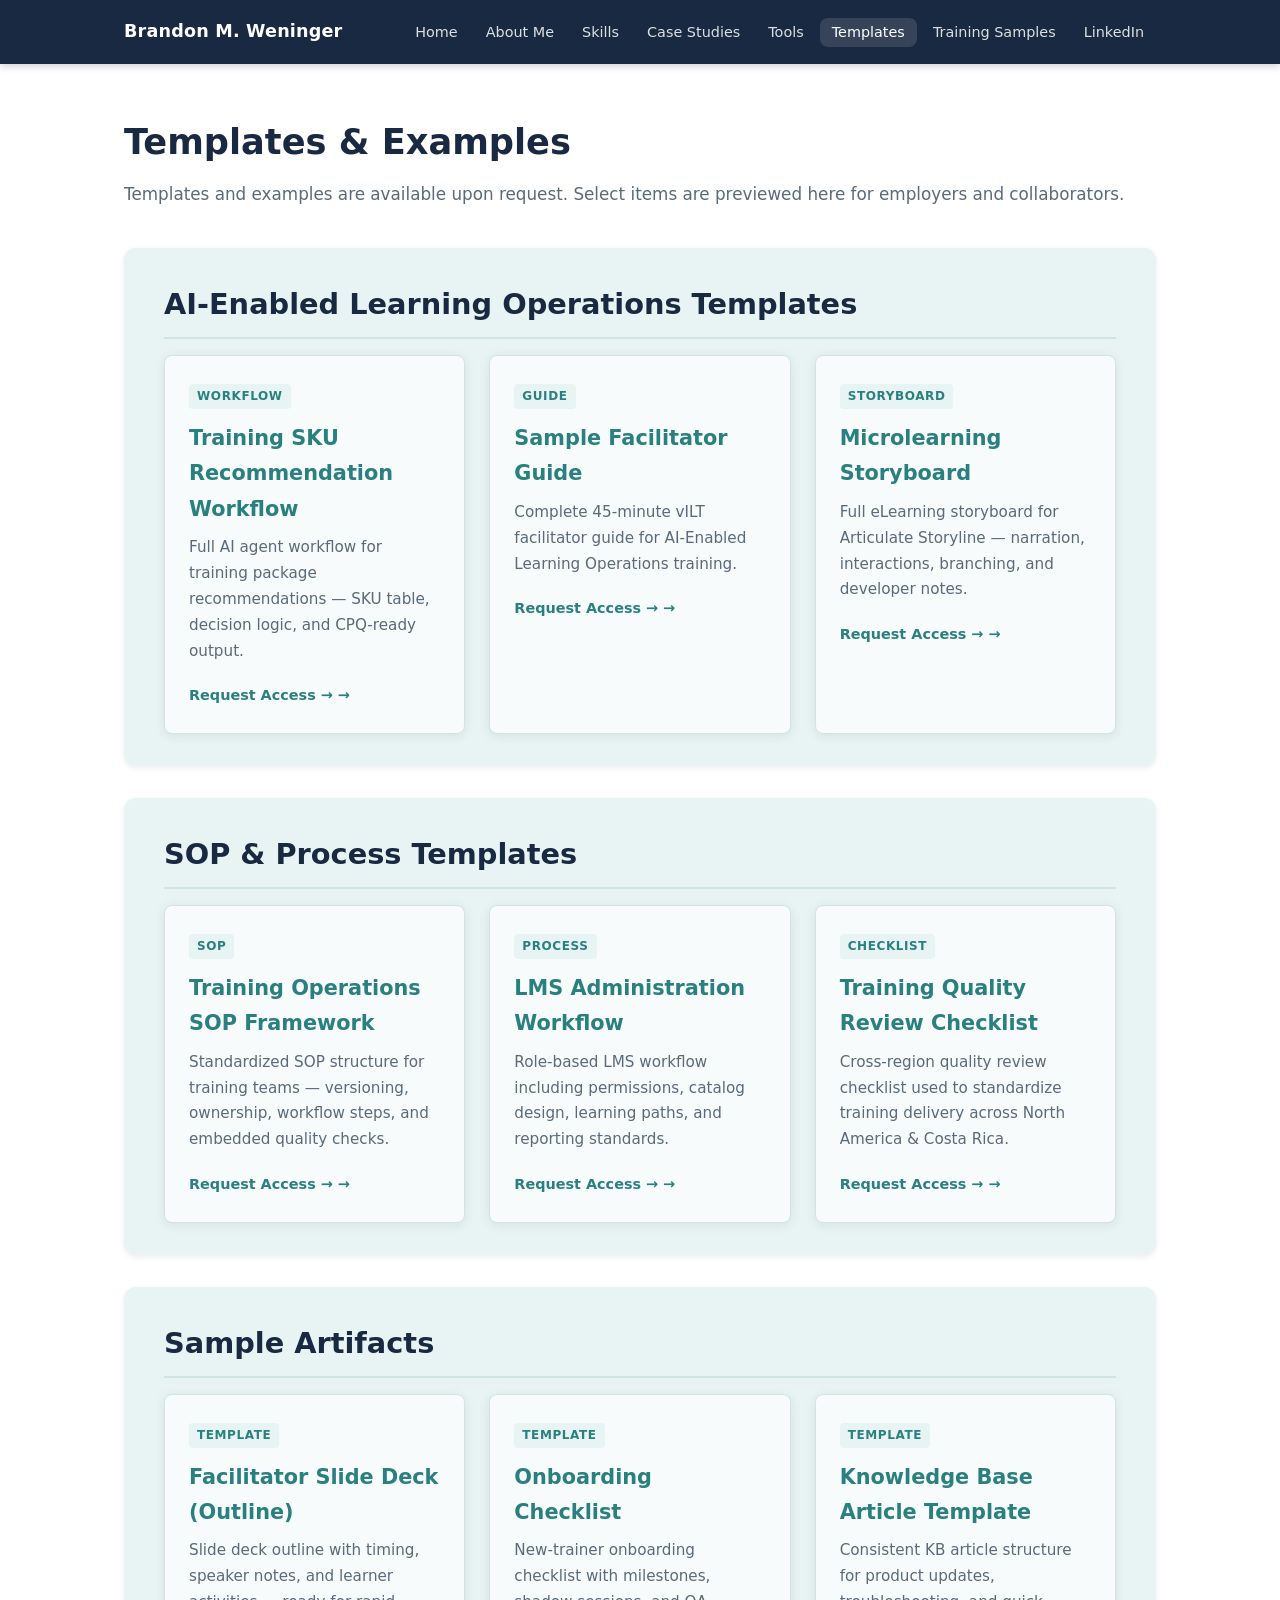
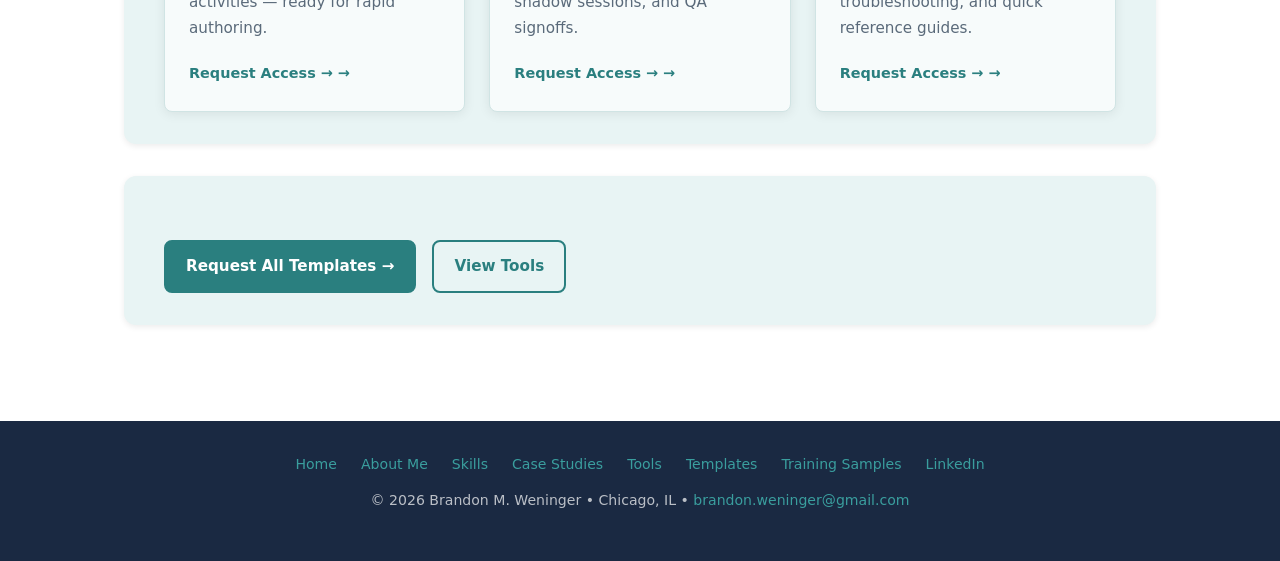
<file: templates.html>
<!DOCTYPE html>
<html lang="en">
<head>
  <meta charset="utf-8" />
  <meta name="viewport" content="width=device-width, initial-scale=1" />
  <title>Templates & Examples | Brandon M. Weninger</title>
  <meta name="description" content="Templates and examples from Brandon M. Weninger — SOP frameworks, LMS workflows, facilitator guides, and AI-enabled learning operations resources. All templates available upon request." />
  <meta name="author" content="Brandon M. Weninger" />
  <meta name="robots" content="index, follow" />
  <meta name="keywords" content="training templates, SOP templates, LMS workflows, facilitator guides, learning operations templates, Brandon Weninger templates" />
  <link rel="canonical" href="https://brandonweninger.github.io/brandon-weninger-portfolio/templates.html" />

  <!-- Open Graph -->
  <meta property="og:type" content="website" />
  <meta property="og:site_name" content="Brandon M. Weninger" />
  <meta property="og:title" content="Templates & Examples | Brandon M. Weninger" />
  <meta property="og:description" content="Training templates, SOPs, LMS workflows, and facilitator guides. Available upon request." />
  <meta property="og:url" content="https://brandonweninger.github.io/brandon-weninger-portfolio/templates.html" />
  <meta property="og:image" content="assets/images/og-templates.png" />

  <!-- Twitter -->
  <meta name="twitter:card" content="summary" />
  <meta name="twitter:title" content="Templates & Examples | Brandon M. Weninger" />
  <meta name="twitter:description" content="Training templates and learning operations resources. Available upon request." />

  <script type="application/ld+json">
  {
    "@context": "https://schema.org",
    "@type": "WebPage",
    "url": "https://brandonweninger.github.io/brandon-weninger-portfolio/templates.html",
    "name": "Templates & Examples — Brandon M. Weninger",
    "description": "Training templates, SOPs, LMS workflows, and facilitator guides available upon request."
  }
  </script>

  <link rel="stylesheet" href="assets/css/style.css" />

  <!-- Google Analytics -->
  <script async src="https://www.googletagmanager.com/gtag/js?id=G-7E9N1WG330"></script>
  <script>
    window.dataLayer = window.dataLayer || [];
    function gtag(){dataLayer.push(arguments);}
    gtag('js', new Date());
    gtag('config', 'G-7E9N1WG330');
  </script>
</head>

<body>
  <header>
    <div class="header-inner">
      <a href="index.html" class="site-logo">Brandon M. Weninger</a>

      <button class="nav-toggle" aria-label="Toggle navigation" aria-expanded="false">
        <span></span><span></span><span></span>
      </button>

      <nav>
        <ul>
          <li><a href="index.html">Home</a></li>
          <li><a href="about.html">About Me</a></li>
          <li><a href="skills.html">Skills</a></li>
          <li><a href="case-studies.html">Case Studies</a></li>
          <li><a href="tools.html">Tools</a></li>
          <li><a href="templates.html" class="active">Templates</a></li>
          <li><a href="training-samples.html">Training Samples</a></li>
          <li><a href="https://linkedin.com/in/brandonweninger" target="_blank" rel="noopener">LinkedIn</a></li>
        </ul>
      </nav>
    </div>
  </header>

  <main>
    <h1 class="page-title">Templates &amp; Examples</h1>
    <p class="page-subtitle">Templates and examples are available upon request. Select items are previewed here for employers and collaborators.</p>

    <section>
      <h2>AI‑Enabled Learning Operations Templates</h2>
      <div class="card-grid">

        <div class="card">
          <span class="card-tag">Workflow</span>
          <h3>Training SKU Recommendation Workflow</h3>
          <p>Full AI agent workflow for training package recommendations — SKU table, decision logic, and CPQ-ready output.</p>
          <a href="mailto:brandon.weninger@gmail.com?subject=Request%20Access%20to%20Training%20SKU%20Workflow" class="card-link">Request Access &rarr;</a>
        </div>

        <div class="card">
          <span class="card-tag">Guide</span>
          <h3>Sample Facilitator Guide</h3>
          <p>Complete 45-minute vILT facilitator guide for AI-Enabled Learning Operations training.</p>
          <a href="mailto:brandon.weninger@gmail.com?subject=Request%20Access%20to%20Facilitator%20Guide" class="card-link">Request Access &rarr;</a>
        </div>

        <div class="card">
          <span class="card-tag">Storyboard</span>
          <h3>Microlearning Storyboard</h3>
          <p>Full eLearning storyboard for Articulate Storyline — narration, interactions, branching, and developer notes.</p>
          <a href="mailto:brandon.weninger@gmail.com?subject=Request%20Access%20to%20Storyboard" class="card-link">Request Access &rarr;</a>
        </div>

      </div>
    </section>

    <section>
      <h2>SOP &amp; Process Templates</h2>
      <div class="card-grid">

        <div class="card">
          <span class="card-tag">SOP</span>
          <h3>Training Operations SOP Framework</h3>
          <p>Standardized SOP structure for training teams — versioning, ownership, workflow steps, and embedded quality checks.</p>
          <a href="mailto:brandon.weninger@gmail.com?subject=Request%20Access%20to%20SOP%20Framework" class="card-link">Request Access &rarr;</a>
        </div>

        <div class="card">
          <span class="card-tag">Process</span>
          <h3>LMS Administration Workflow</h3>
          <p>Role-based LMS workflow including permissions, catalog design, learning paths, and reporting standards.</p>
          <a href="mailto:brandon.weninger@gmail.com?subject=Request%20Access%20to%20LMS%20Workflow" class="card-link">Request Access &rarr;</a>
        </div>

        <div class="card">
          <span class="card-tag">Checklist</span>
          <h3>Training Quality Review Checklist</h3>
          <p>Cross-region quality review checklist used to standardize training delivery across North America &amp; Costa Rica.</p>
          <a href="mailto:brandon.weninger@gmail.com?subject=Request%20Access%20to%20Quality%20Checklist" class="card-link">Request Access &rarr;</a>
        </div>

      </div>
    </section>

    <section>
      <h2>Sample Artifacts</h2>
      <div class="card-grid">
        <div class="card">
          <span class="card-tag">Template</span>
          <h3>Facilitator Slide Deck (Outline)</h3>
          <p>Slide deck outline with timing, speaker notes, and learner activities — ready for rapid authoring.</p>
          <a href="mailto:brandon.weninger@gmail.com?subject=Request%20Access%20to%20Facilitator%20Deck" class="card-link">Request Access &rarr;</a>
        </div>

        <div class="card">
          <span class="card-tag">Template</span>
          <h3>Onboarding Checklist</h3>
          <p>New-trainer onboarding checklist with milestones, shadow sessions, and QA signoffs.</p>
          <a href="mailto:brandon.weninger@gmail.com?subject=Request%20Access%20to%20Onboarding%20Checklist" class="card-link">Request Access &rarr;</a>
        </div>

        <div class="card">
          <span class="card-tag">Template</span>
          <h3>Knowledge Base Article Template</h3>
          <p>Consistent KB article structure for product updates, troubleshooting, and quick reference guides.</p>
          <a href="mailto:brandon.weninger@gmail.com?subject=Request%20Access%20to%20KB%20Template" class="card-link">Request Access &rarr;</a>
        </div>
      </div>
    </section>

    <section>
      <div class="quick-links">
        <a href="mailto:brandon.weninger@gmail.com?subject=Request%20Access%20to%20All%20Templates" class="btn btn-primary">Request All Templates &rarr;</a>
        <a href="tools.html" class="btn btn-outline btn-outline--navy">View Tools</a>
      </div>
    </section>
  </main>

  <footer>
    <div class="footer-links">
      <a href="index.html">Home</a>
      <a href="about.html">About Me</a>
      <a href="skills.html">Skills</a>
      <a href="case-studies.html">Case Studies</a>
      <a href="tools.html">Tools</a>
      <a href="templates.html">Templates</a>
      <a href="training-samples.html">Training Samples</a>
      <a href="https://linkedin.com/in/brandonweninger" target="_blank" rel="noopener">LinkedIn</a>
    </div>
    <p>&copy; 2026 Brandon M. Weninger &bull; Chicago, IL &bull; <a href="mailto:brandon.weninger@gmail.com">brandon.weninger@gmail.com</a></p>
  </footer>

  <script>
    (function () {
      const navToggle = document.querySelector('.nav-toggle');
      const navList = document.querySelector('nav ul');

      if (!navToggle || !navList) return;

      navToggle.addEventListener('click', () => {
        const isOpen = navList.classList.toggle('open');
        navToggle.setAttribute('aria-expanded', isOpen ? 'true' : 'false');
      });
    })();
  </script>
</body>
</html>
</file>
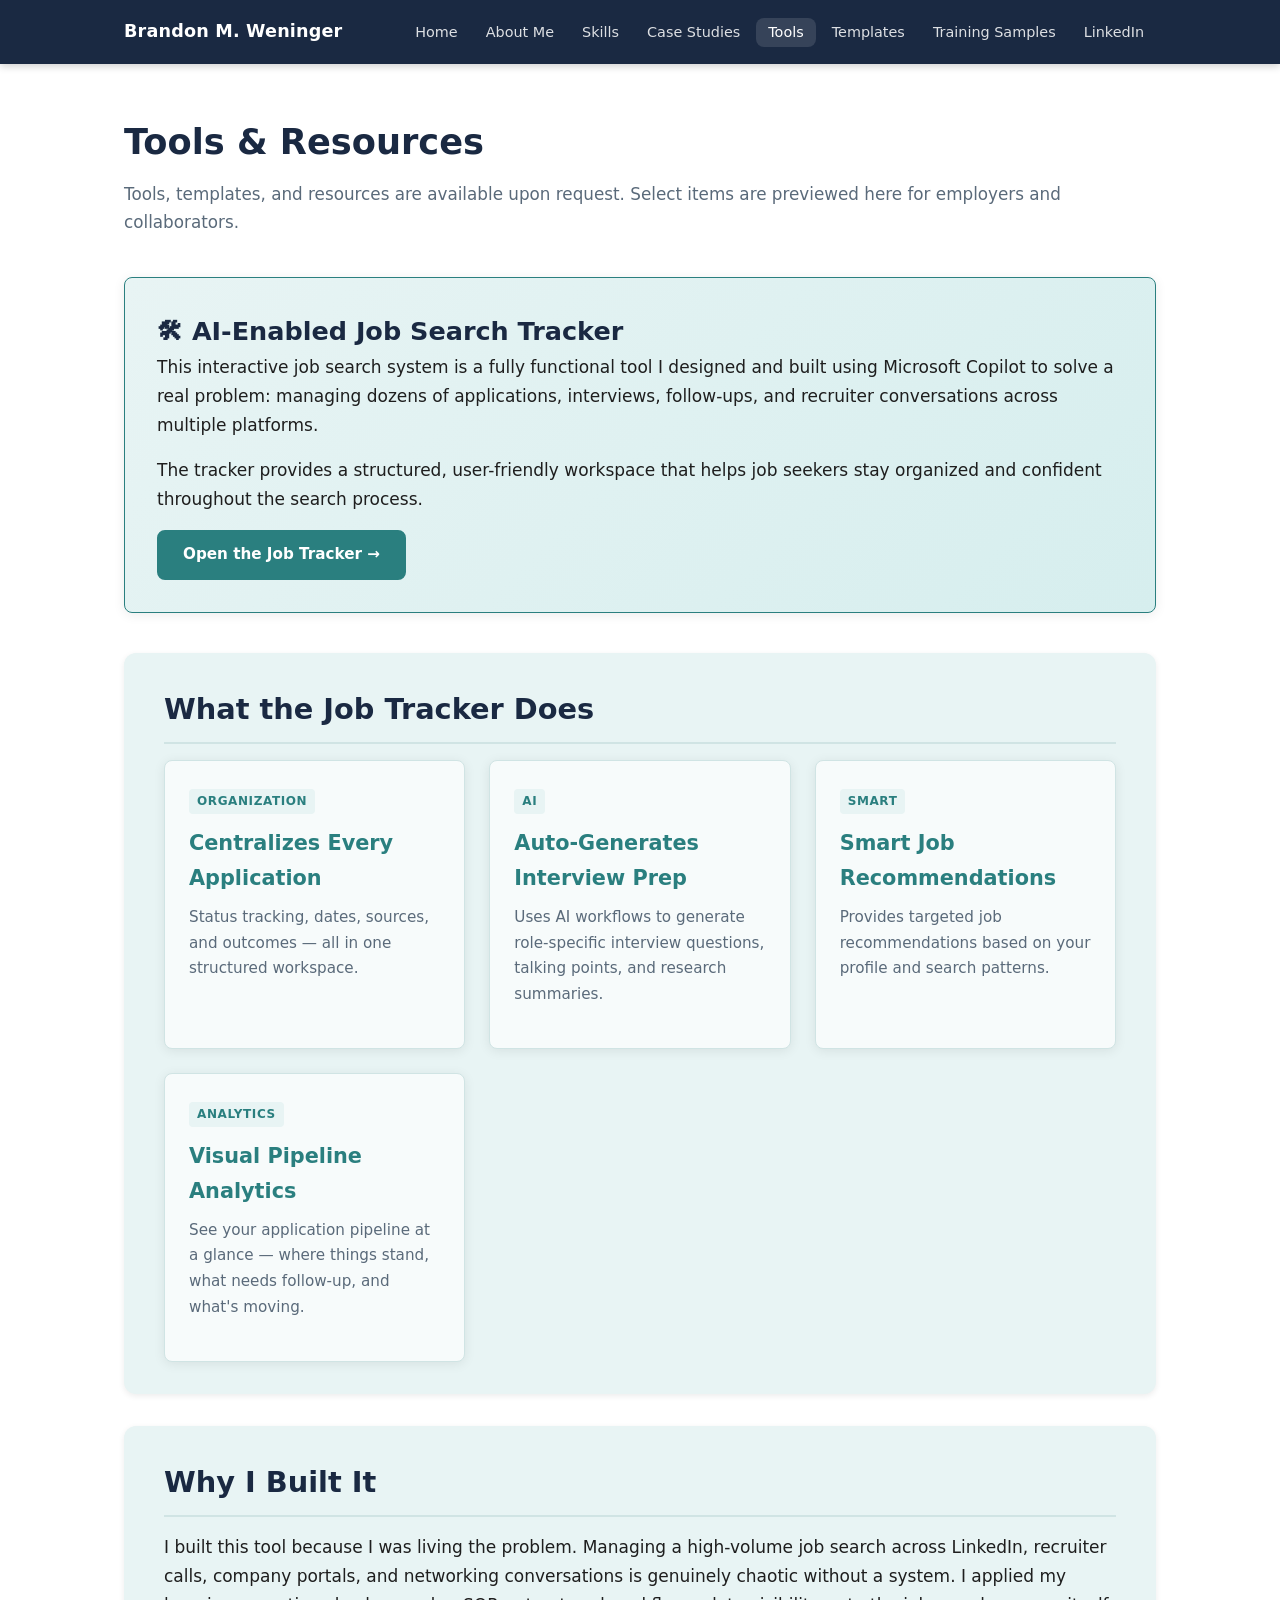
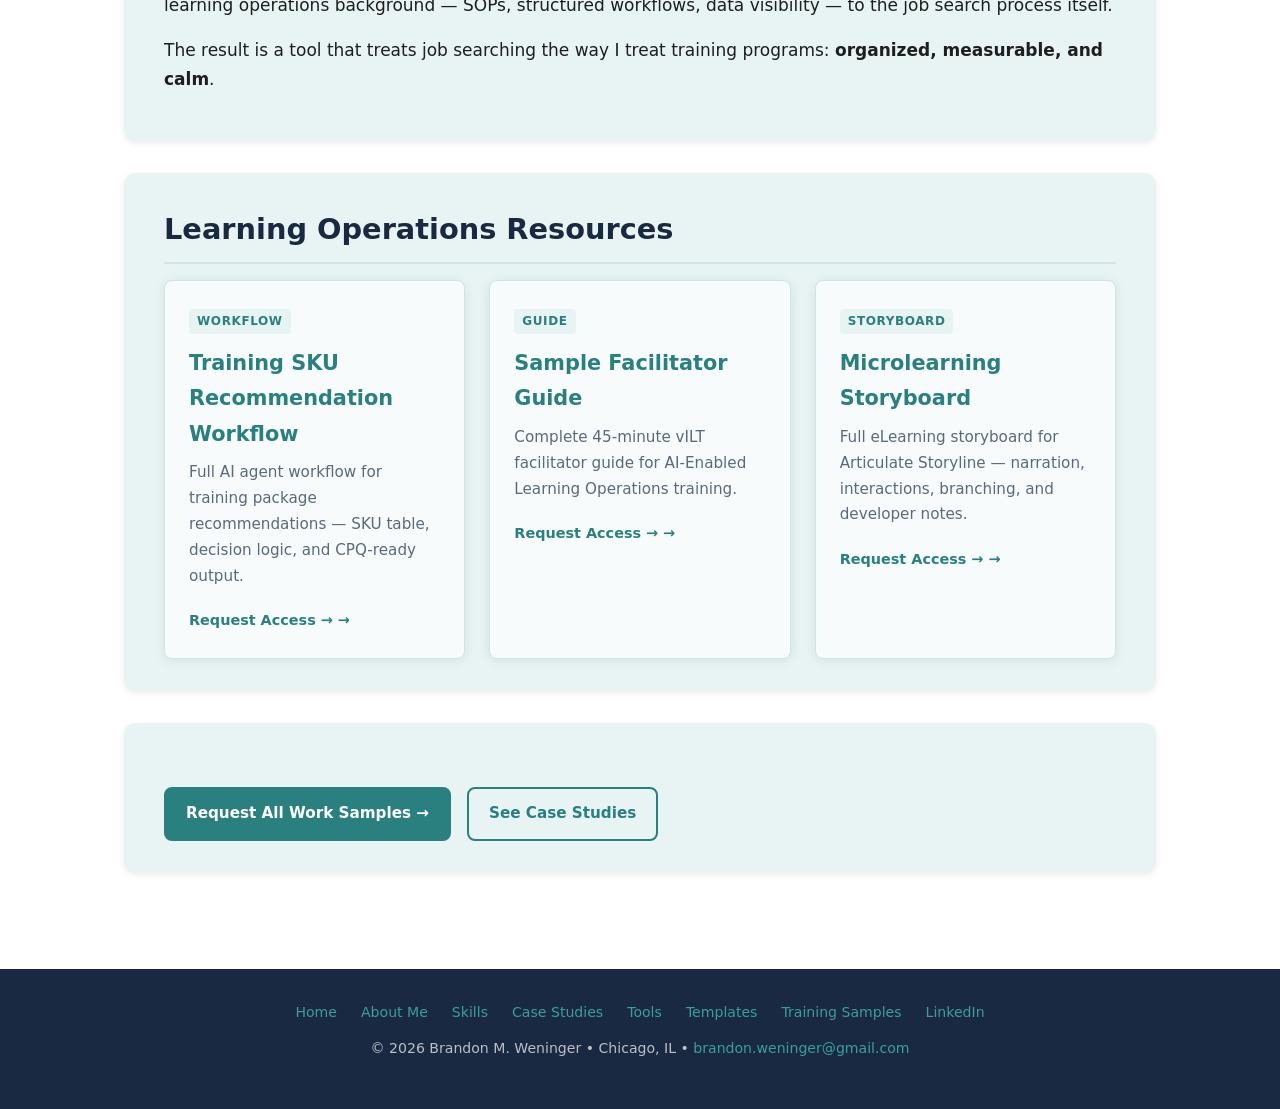
<file: tools.html>
<!DOCTYPE html>
<html lang="en">
<head>
  <meta charset="utf-8" />
  <meta name="viewport" content="width=device-width, initial-scale=1" />
  <title>Tools & Resources | Brandon M. Weninger — AI Job Tracker & Learning Ops Tools</title>
  <meta name="description" content="Tools and resources from Brandon M. Weninger: AI-enabled job search tracker, learning operations templates, and workflow systems. Tools are available upon request." />
  <meta name="author" content="Brandon M. Weninger" />
  <meta name="robots" content="index, follow" />
  <meta name="keywords" content="Brandon Weninger tools, AI job search tracker, Copilot job tracker, learning operations tools, training operations resources, AI prompts for training, eLearning tools, LMS resources, job search tracker, interview prep AI" />
  <link rel="canonical" href="https://brandonweninger.github.io/brandon-weninger-portfolio/tools.html" />

  <!-- Open Graph -->
  <meta property="og:type" content="website" />
  <meta property="og:site_name" content="Brandon M. Weninger" />
  <meta property="og:title" content="Tools & Resources | Brandon M. Weninger" />
  <meta property="og:description" content="AI-enabled tools for job seekers and learning professionals. Tools and templates available upon request." />
  <meta property="og:url" content="https://brandonweninger.github.io/brandon-weninger-portfolio/tools.html" />
  <meta property="og:image" content="assets/images/og-tools.png" />

  <!-- Twitter -->
  <meta name="twitter:card" content="summary" />
  <meta name="twitter:title" content="Tools & Resources | Brandon M. Weninger" />
  <meta name="twitter:description" content="AI-enabled job search tracker and learning operations resources. Tools available upon request." />

  <script type="application/ld+json">
  {
    "@context": "https://schema.org",
    "@type": "WebPage",
    "url": "https://brandonweninger.github.io/brandon-weninger-portfolio/tools.html",
    "name": "Tools & Resources — Brandon M. Weninger",
    "description": "AI-enabled tools and resources for job seekers and learning professionals. Tools available upon request.",
    "author": { "@type": "Person", "name": "Brandon M. Weninger", "url": "https://brandonweninger.github.io/brandon-weninger-portfolio/" }
  }
  </script>

  <link rel="stylesheet" href="assets/css/style.css" />

  <!-- Google Analytics -->
  <script async src="https://www.googletagmanager.com/gtag/js?id=G-7E9N1WG330"></script>
  <script>
    window.dataLayer = window.dataLayer || [];
    function gtag(){dataLayer.push(arguments);}
    gtag('js', new Date());
    gtag('config', 'G-7E9N1WG330');
  </script>
</head>

<body>
  <header>
    <div class="header-inner">
      <a href="index.html" class="site-logo">Brandon M. Weninger</a>

      <button class="nav-toggle" aria-label="Toggle navigation" aria-expanded="false">
        <span></span><span></span><span></span>
      </button>

      <nav>
        <ul>
          <li><a href="index.html">Home</a></li>
          <li><a href="about.html">About Me</a></li>
          <li><a href="skills.html">Skills</a></li>
          <li><a href="case-studies.html">Case Studies</a></li>
          <li><a href="tools.html" class="active">Tools</a></li>
          <li><a href="templates.html">Templates</a></li>
          <li><a href="training-samples.html">Training Samples</a></li>
          <li><a href="https://linkedin.com/in/brandonweninger" target="_blank" rel="noopener">LinkedIn</a></li>
        </ul>
      </nav>
    </div>
  </header>

  <main>
    <h1 class="page-title">Tools &amp; Resources</h1>
    <p class="page-subtitle">Tools, templates, and resources are available upon request. Select items are previewed here for employers and collaborators.</p>

    <div class="featured-card">
      <h2>&#128736; AI‑Enabled Job Search Tracker</h2>
      <p>This interactive job search system is a fully functional tool I designed and built using Microsoft Copilot to solve a real problem: managing dozens of applications, interviews, follow-ups, and recruiter conversations across multiple platforms.</p>
      <p>The tracker provides a structured, user-friendly workspace that helps job seekers stay organized and confident throughout the search process.</p>
      <a href="https://brandonweninger.github.io/job-tracker/" class="btn btn-primary" target="_blank" rel="noopener">Open the Job Tracker &rarr;</a>
    </div>

    <section>
      <h2>What the Job Tracker Does</h2>
      <div class="card-grid">
        <div class="card">
          <span class="card-tag">Organization</span>
          <h3>Centralizes Every Application</h3>
          <p>Status tracking, dates, sources, and outcomes — all in one structured workspace.</p>
        </div>

        <div class="card">
          <span class="card-tag">AI</span>
          <h3>Auto-Generates Interview Prep</h3>
          <p>Uses AI workflows to generate role-specific interview questions, talking points, and research summaries.</p>
        </div>

        <div class="card">
          <span class="card-tag">Smart</span>
          <h3>Smart Job Recommendations</h3>
          <p>Provides targeted job recommendations based on your profile and search patterns.</p>
        </div>

        <div class="card">
          <span class="card-tag">Analytics</span>
          <h3>Visual Pipeline Analytics</h3>
          <p>See your application pipeline at a glance — where things stand, what needs follow-up, and what's moving.</p>
        </div>
      </div>
    </section>

    <section>
      <h2>Why I Built It</h2>
      <p>I built this tool because I was living the problem. Managing a high-volume job search across LinkedIn, recruiter calls, company portals, and networking conversations is genuinely chaotic without a system. I applied my learning operations background — SOPs, structured workflows, data visibility — to the job search process itself.</p>
      <p>The result is a tool that treats job searching the way I treat training programs: <strong>organized, measurable, and calm</strong>.</p>
    </section>

    <section>
      <h2>Learning Operations Resources</h2>
      <div class="card-grid">

        <div class="card">
          <span class="card-tag">Workflow</span>
          <h3>Training SKU Recommendation Workflow</h3>
          <p>Full AI agent workflow for training package recommendations — SKU table, decision logic, and CPQ-ready output.</p>
          <a href="mailto:brandon.weninger@gmail.com?subject=Request%20Access%20to%20Training%20SKU%20Workflow" class="card-link">Request Access &rarr;</a>
        </div>

        <div class="card">
          <span class="card-tag">Guide</span>
          <h3>Sample Facilitator Guide</h3>
          <p>Complete 45-minute vILT facilitator guide for AI-Enabled Learning Operations training.</p>
          <a href="mailto:brandon.weninger@gmail.com?subject=Request%20Access%20to%20Facilitator%20Guide" class="card-link">Request Access &rarr;</a>
        </div>

        <div class="card">
          <span class="card-tag">Storyboard</span>
          <h3>Microlearning Storyboard</h3>
          <p>Full eLearning storyboard for Articulate Storyline — narration, interactions, branching, and developer notes.</p>
          <a href="mailto:brandon.weninger@gmail.com?subject=Request%20Access%20to%20Storyboard" class="card-link">Request Access &rarr;</a>
        </div>

      </div>
    </section>

    <section>
      <div class="quick-links">
        <a href="mailto:brandon.weninger@gmail.com?subject=Request%20Access%20to%20All%20Tools%20and%20Templates" class="btn btn-primary">Request All Work Samples &rarr;</a>
        <a href="case-studies.html" class="btn btn-outline btn-outline--navy">See Case Studies</a>
      </div>
    </section>
  </main>

  <footer>
    <div class="footer-links">
      <a href="index.html">Home</a>
      <a href="about.html">About Me</a>
      <a href="skills.html">Skills</a>
      <a href="case-studies.html">Case Studies</a>
      <a href="tools.html">Tools</a>
      <a href="templates.html">Templates</a>
      <a href="training-samples.html">Training Samples</a>
      <a href="https://linkedin.com/in/brandonweninger" target="_blank" rel="noopener">LinkedIn</a>
    </div>
    <p>&copy; 2026 Brandon M. Weninger &bull; Chicago, IL &bull; <a href="mailto:brandon.weninger@gmail.com">brandon.weninger@gmail.com</a></p>
  </footer>

  <script>
    (function () {
      const navToggle = document.querySelector('.nav-toggle');
      const navList = document.querySelector('nav ul');

      if (!navToggle || !navList) return;

      navToggle.addEventListener('click', () => {
        const isOpen = navList.classList.toggle('open');
        navToggle.setAttribute('aria-expanded', isOpen ? 'true' : 'false');
      });
    })();
  </script>
</body>
</html>
</file>
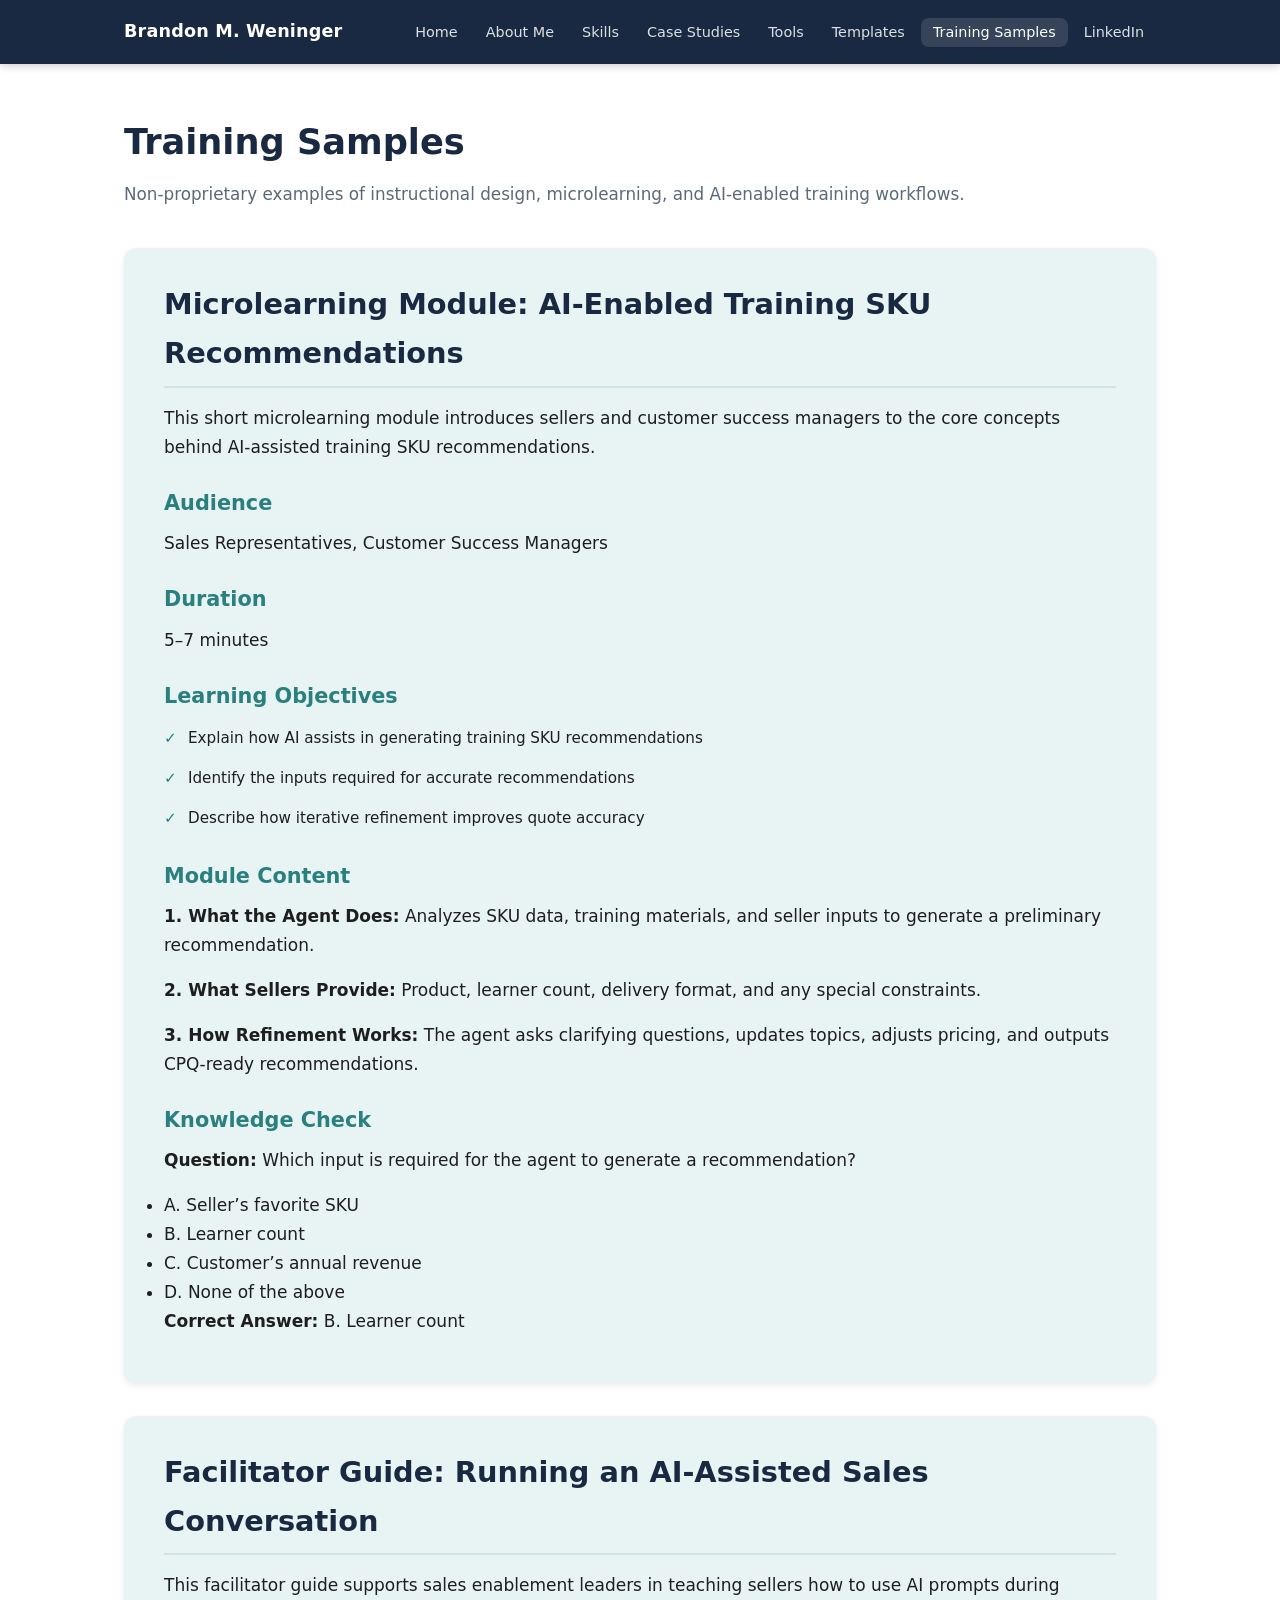
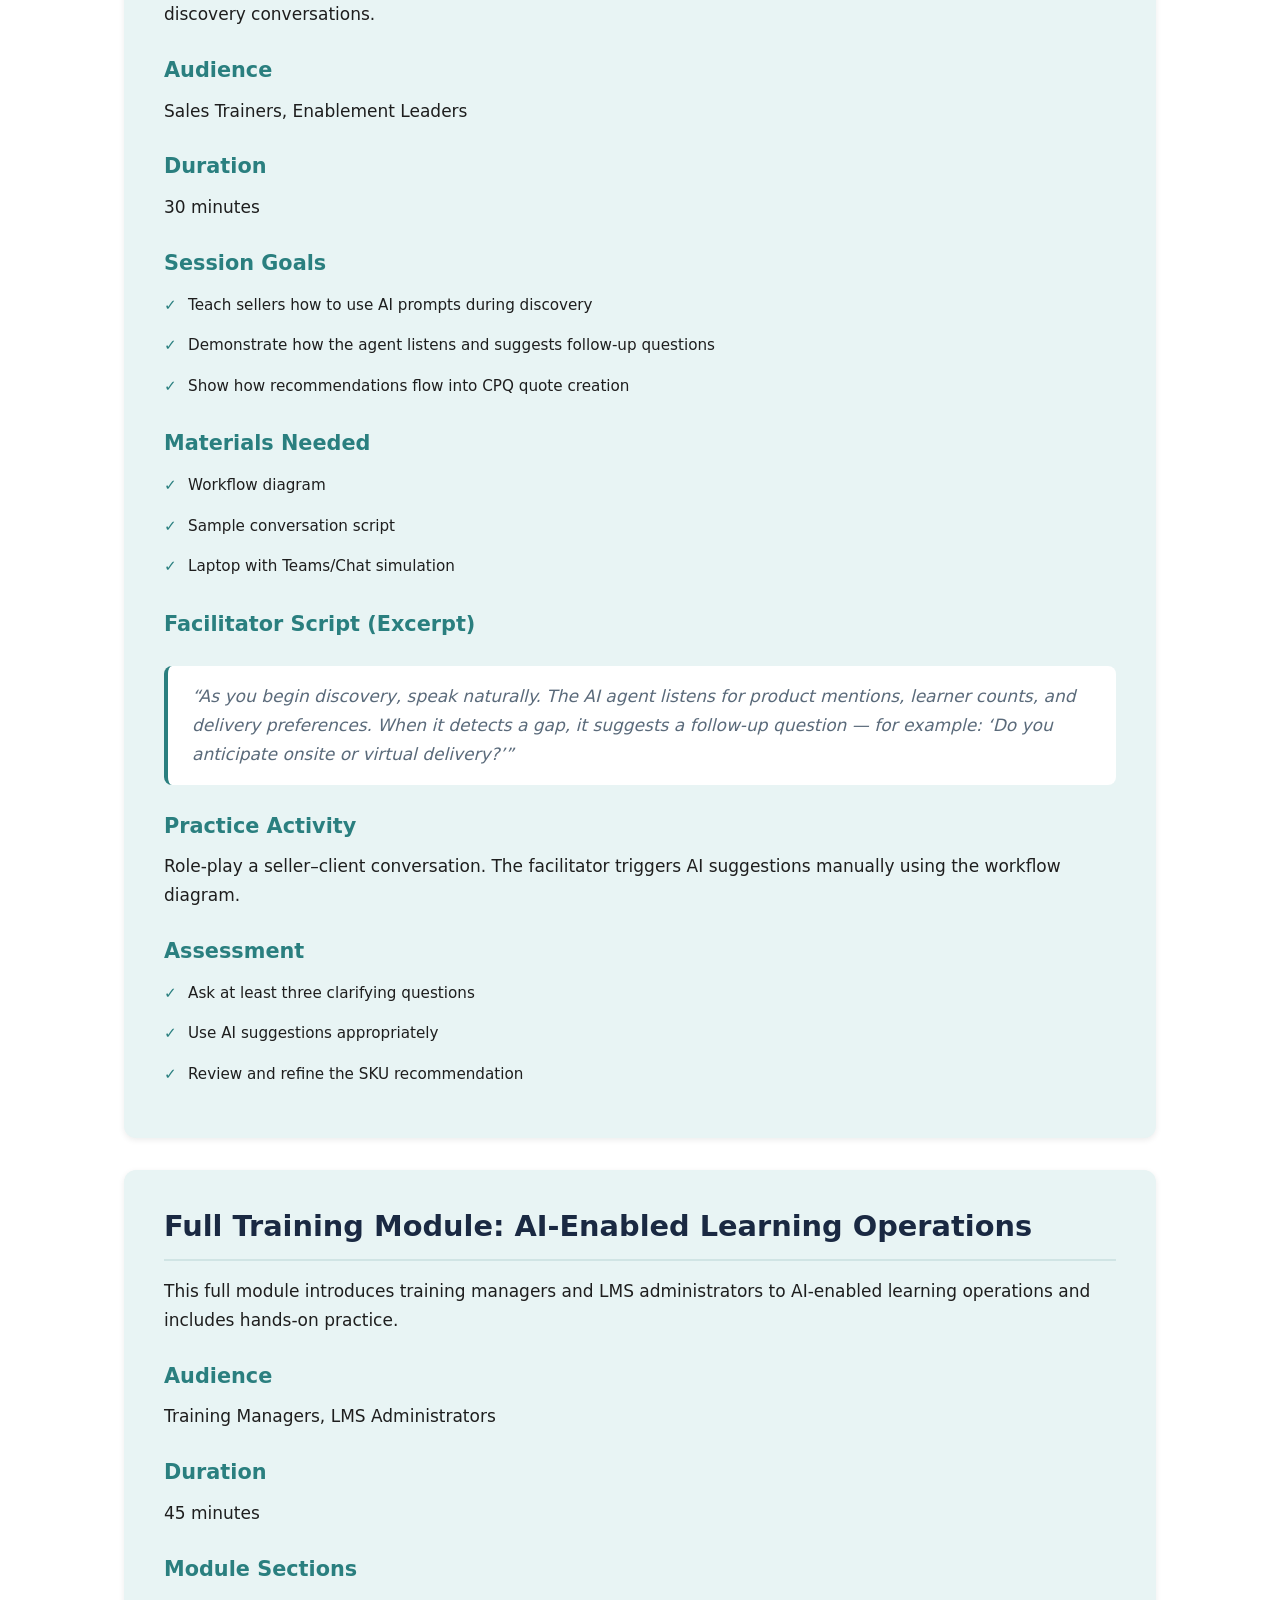
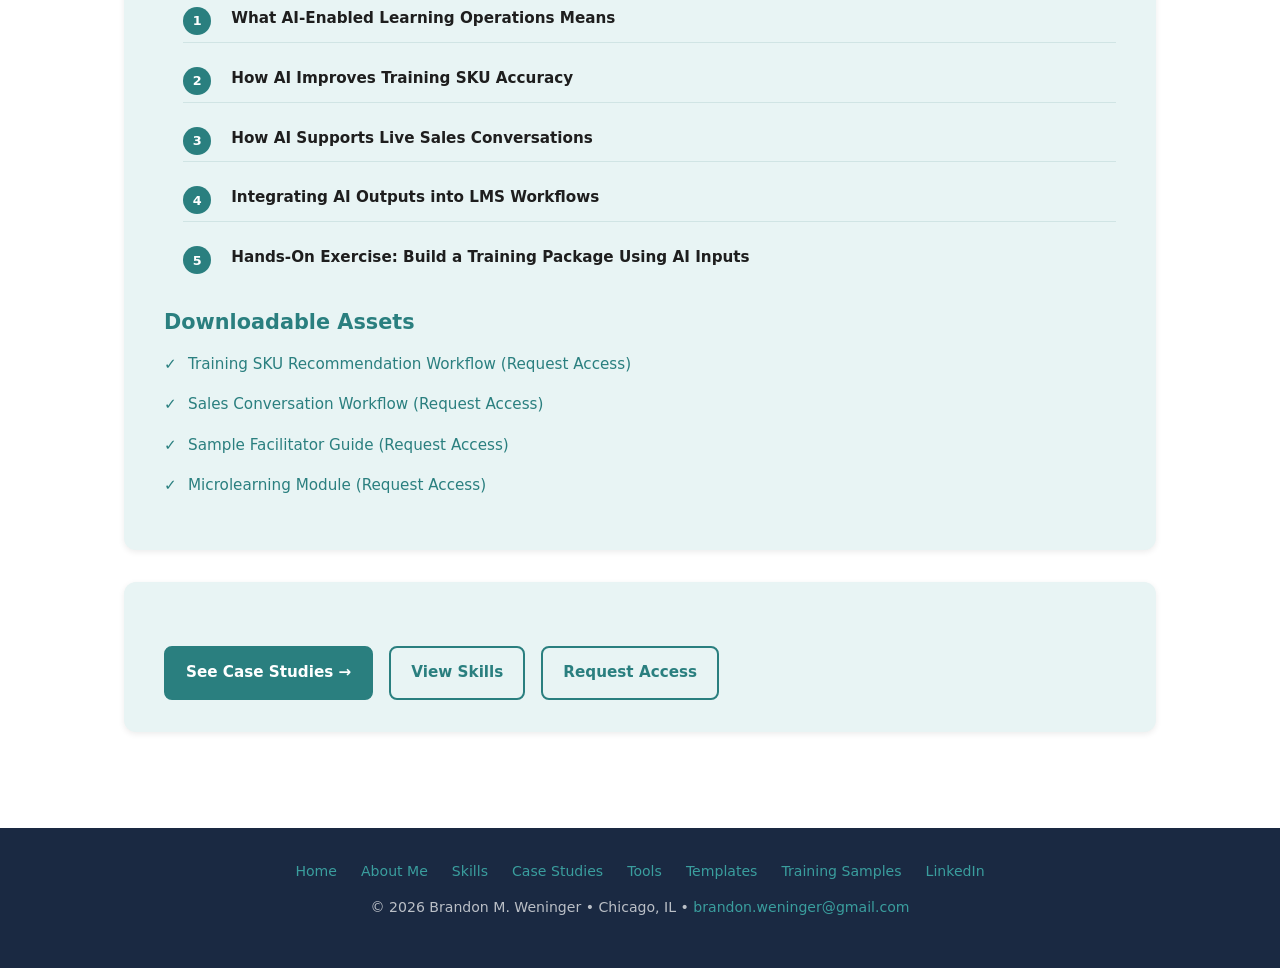
<file: training-samples.html>
<!DOCTYPE html>
<html lang="en">
<head>
  <meta charset="utf-8" />
  <meta name="viewport" content="width=device-width, initial-scale=1" />
  <title>Training Samples | Brandon M. Weninger</title>
  <meta name="description" content="Training Samples — Non‑proprietary instructional design examples demonstrating microlearning, facilitator guides, and AI‑enabled training modules from Brandon M. Weninger." />
  <meta name="author" content="Brandon M. Weninger" />
  <meta name="robots" content="index, follow" />
  <meta name="keywords" content="training samples, microlearning, facilitator guide, AI-enabled training, instructional design, Brandon Weninger" />
  <link rel="canonical" href="https://brandonweninger.github.io/brandon-weninger-portfolio/training-samples.html" />

  <!-- Open Graph -->
  <meta property="og:type" content="website" />
  <meta property="og:site_name" content="Brandon M. Weninger" />
  <meta property="og:title" content="Training Samples | Brandon M. Weninger" />
  <meta property="og:description" content="Non‑proprietary instructional design examples: microlearning, facilitator guides, and AI‑enabled training workflows." />
  <meta property="og:url" content="https://brandonweninger.github.io/brandon-weninger-portfolio/training-samples.html" />
  <meta property="og:image" content="assets/images/og-training-samples.png" />

  <!-- Twitter -->
  <meta name="twitter:card" content="summary" />
  <meta name="twitter:title" content="Training Samples | Brandon M. Weninger" />
  <meta name="twitter:description" content="Non‑proprietary instructional design examples: microlearning, facilitator guides, and AI‑enabled training workflows." />

  <script type="application/ld+json">
  {
    "@context": "https://schema.org",
    "@type": "WebPage",
    "url": "https://brandonweninger.github.io/brandon-weninger-portfolio/training-samples.html",
    "name": "Training Samples — Brandon M. Weninger",
    "description": "Non‑proprietary instructional design examples: microlearning, facilitator guides, and AI‑enabled training workflows."
  }
  </script>

  <link rel="stylesheet" href="assets/css/style.css" />

  <!-- Google Analytics -->
  <script async src="https://www.googletagmanager.com/gtag/js?id=G-7E9N1WG330"></script>
  <script>
    window.dataLayer = window.dataLayer || [];
    function gtag(){dataLayer.push(arguments);}
    gtag('js', new Date());
    gtag('config', 'G-7E9N1WG330');
  </script>
</head>

<body>
  <header>
    <div class="header-inner">
      <a href="index.html" class="site-logo">Brandon M. Weninger</a>

      <button class="nav-toggle" aria-label="Toggle navigation" aria-expanded="false">
        <span></span><span></span><span></span>
      </button>

      <nav>
        <ul>
          <li><a href="index.html">Home</a></li>
          <li><a href="about.html">About Me</a></li>
          <li><a href="skills.html">Skills</a></li>
          <li><a href="case-studies.html">Case Studies</a></li>
          <li><a href="tools.html">Tools</a></li>
          <li><a href="templates.html">Templates</a></li>
          <li><a href="training-samples.html" class="active">Training Samples</a></li>
          <li><a href="https://linkedin.com/in/brandonweninger" target="_blank" rel="noopener">LinkedIn</a></li>
        </ul>
      </nav>
    </div>
  </header>

  <main>
    <h1 class="page-title">Training Samples</h1>
    <p class="page-subtitle">Non‑proprietary examples of instructional design, microlearning, and AI‑enabled training workflows.</p>

    <!-- SAMPLE 1 -->
    <section>
      <h2>Microlearning Module: AI‑Enabled Training SKU Recommendations</h2>
      <p>This short microlearning module introduces sellers and customer success managers to the core concepts behind AI‑assisted training SKU recommendations.</p>

      <h3>Audience</h3>
      <p>Sales Representatives, Customer Success Managers</p>

      <h3>Duration</h3>
      <p>5–7 minutes</p>

      <h3>Learning Objectives</h3>
      <ul class="impact-list">
        <li>Explain how AI assists in generating training SKU recommendations</li>
        <li>Identify the inputs required for accurate recommendations</li>
        <li>Describe how iterative refinement improves quote accuracy</li>
      </ul>

      <h3>Module Content</h3>
      <p><strong>1. What the Agent Does:</strong> Analyzes SKU data, training materials, and seller inputs to generate a preliminary recommendation.</p>
      <p><strong>2. What Sellers Provide:</strong> Product, learner count, delivery format, and any special constraints.</p>
      <p><strong>3. How Refinement Works:</strong> The agent asks clarifying questions, updates topics, adjusts pricing, and outputs CPQ‑ready recommendations.</p>

      <h3>Knowledge Check</h3>
      <p><strong>Question:</strong> Which input is required for the agent to generate a recommendation?</p>
      <ul>
        <li>A. Seller’s favorite SKU</li>
        <li>B. Learner count</li>
        <li>C. Customer’s annual revenue</li>
        <li>D. None of the above</li>
      </ul>
      <p><strong>Correct Answer:</strong> B. Learner count</p>
    </section>

    <!-- SAMPLE 2 -->
    <section>
      <h2>Facilitator Guide: Running an AI‑Assisted Sales Conversation</h2>
      <p>This facilitator guide supports sales enablement leaders in teaching sellers how to use AI prompts during discovery conversations.</p>

      <h3>Audience</h3>
      <p>Sales Trainers, Enablement Leaders</p>

      <h3>Duration</h3>
      <p>30 minutes</p>

      <h3>Session Goals</h3>
      <ul class="impact-list">
        <li>Teach sellers how to use AI prompts during discovery</li>
        <li>Demonstrate how the agent listens and suggests follow‑up questions</li>
        <li>Show how recommendations flow into CPQ quote creation</li>
      </ul>

      <h3>Materials Needed</h3>
      <ul class="impact-list">
        <li>Workflow diagram</li>
        <li>Sample conversation script</li>
        <li>Laptop with Teams/Chat simulation</li>
      </ul>

      <h3>Facilitator Script (Excerpt)</h3>
      <blockquote>
        “As you begin discovery, speak naturally. The AI agent listens for product mentions, learner counts, and delivery preferences. When it detects a gap, it suggests a follow‑up question — for example: <em>‘Do you anticipate onsite or virtual delivery?’</em>”
      </blockquote>

      <h3>Practice Activity</h3>
      <p>Role‑play a seller–client conversation. The facilitator triggers AI suggestions manually using the workflow diagram.</p>

      <h3>Assessment</h3>
      <ul class="impact-list">
        <li>Ask at least three clarifying questions</li>
        <li>Use AI suggestions appropriately</li>
        <li>Review and refine the SKU recommendation</li>
      </ul>
    </section>

    <!-- SAMPLE 3 -->
    <section>
      <h2>Full Training Module: AI‑Enabled Learning Operations</h2>
      <p>This full module introduces training managers and LMS administrators to AI‑enabled learning operations and includes hands‑on practice.</p>

      <h3>Audience</h3>
      <p>Training Managers, LMS Administrators</p>

      <h3>Duration</h3>
      <p>45 minutes</p>

      <h3>Module Sections</h3>
      <ol class="flow-steps">
        <li><strong>What AI‑Enabled Learning Operations Means</strong></li>
        <li><strong>How AI Improves Training SKU Accuracy</strong></li>
        <li><strong>How AI Supports Live Sales Conversations</strong></li>
        <li><strong>Integrating AI Outputs into LMS Workflows</strong></li>
        <li><strong>Hands‑On Exercise: Build a Training Package Using AI Inputs</strong></li>
      </ol>

      <h3>Downloadable Assets</h3>
      <ul class="impact-list">
        <li><a href="mailto:brandon.weninger@gmail.com?subject=Request%20Access%20to%20Training%20SKU%20Workflow">Training SKU Recommendation Workflow (Request Access)</a></li>
        <li><a href="mailto:brandon.weninger@gmail.com?subject=Request%20Access%20to%20Sales%20Conversation%20Workflow">Sales Conversation Workflow (Request Access)</a></li>
        <li><a href="mailto:brandon.weninger@gmail.com?subject=Request%20Access%20to%20Facilitator%20Guide">Sample Facilitator Guide (Request Access)</a></li>
        <li><a href="mailto:brandon.weninger@gmail.com?subject=Request%20Access%20to%20Microlearning%20Module">Microlearning Module (Request Access)</a></li>
      </ul>
    </section>

    <!-- QUICK LINKS -->
    <section>
      <div class="quick-links">
        <a href="case-studies.html" class="btn btn-primary">See Case Studies →</a>
        <a href="skills.html" class="btn btn-outline btn-outline--navy">View Skills</a>
        <a href="mailto:brandon.weninger@gmail.com" class="btn btn-outline">Request Access</a>
      </div>
    </section>
  </main>

  <footer>
    <div class="footer-links">
      <a href="index.html">Home</a>
      <a href="about.html">About Me</a>
      <a href="skills.html">Skills</a>
      <a href="case-studies.html">Case Studies</a>
      <a href="tools.html">Tools</a>
      <a href="templates.html">Templates</a>
      <a href="training-samples.html">Training Samples</a>
      <a href="https://linkedin.com/in/brandonweninger" target="_blank" rel="noopener">LinkedIn</a>
    </div>
    <p>&copy; 2026 Brandon M. Weninger &bull; Chicago, IL &bull; <a href="mailto:brandon.weninger@gmail.com">brandon.weninger@gmail.com</a></p>
  </footer>

  <script>
    (function () {
      const navToggle = document.querySelector('.nav-toggle');
      const navList = document.querySelector('nav ul');

      if (!navToggle || !navList) return;

      navToggle.addEventListener('click', () => {
        const isOpen = navList.classList.toggle('open');
        navToggle.setAttribute('aria-expanded', isOpen ? 'true' : 'false');
      });
    })();
  </script>
</body>
</html>
</file>
<file: assets/css/style.css>
/* =============================================
   Brandon M. Weninger — Portfolio Site Styles
   ============================================= */

:root {
  --navy:   #1a2942;
  --teal:   #2a7f7f;
  --teal-light: #3a9e9e;
  --accent: #e8f4f4;
  --text:   #1e1e1e;
  --muted:  #5a6a7a;
  --white:  #ffffff;
  --card-bg:#f7fbfb;
  --border: #d0e4e4;
  --max-w:  1080px;
  --radius: 8px;
  --shadow: 0 2px 12px rgba(0,0,0,0.08);
}

*, *::before, *::after { box-sizing: border-box; margin: 0; padding: 0; }

html { scroll-behavior: smooth; }

body {
  font-family: 'Segoe UI', system-ui, -apple-system, sans-serif;
  font-size: 17px;
  line-height: 1.7;
  color: var(--text);
  background: var(--white);
}

a { color: var(--teal); text-decoration: none; }
a:hover { color: var(--teal-light); text-decoration: underline; }

img { max-width: 100%; height: auto; display: block; }

/* ---- HEADER / NAV ---- */
header {
  background: var(--navy);
  color: var(--white);
  position: sticky;
  top: 0;
  z-index: 100;
  box-shadow: 0 2px 8px rgba(0,0,0,0.2);
}

.header-inner {
  max-width: var(--max-w);
  margin: 0 auto;
  padding: 0 1.5rem;
  display: flex;
  align-items: center;
  justify-content: space-between;
  height: 64px;
}

.site-logo {
  font-size: 1.1rem;
  font-weight: 700;
  letter-spacing: 0.01em;
  color: var(--white);
  white-space: nowrap;
}
.site-logo span { color: var(--teal-light); }

nav ul {
  list-style: none;
  display: flex;
  gap: 0.25rem;
}

nav a {
  color: rgba(255,255,255,0.85);
  font-size: 0.9rem;
  font-weight: 500;
  padding: 0.4rem 0.75rem;
  border-radius: var(--radius);
  transition: background 0.2s, color 0.2s;
}
nav a:hover, nav a.active {
  background: rgba(255,255,255,0.12);
  color: var(--white);
  text-decoration: none;
}

/* hamburger */
.nav-toggle {
  display: none;
  background: none;
  border: none;
  cursor: pointer;
  padding: 0.5rem;
  color: var(--white);
}
.nav-toggle span {
  display: block;
  width: 22px;
  height: 2px;
  background: currentColor;
  margin: 4px 0;
  border-radius: 2px;
  transition: 0.3s;
}

/* ---- HERO ---- */
.hero {
  background: linear-gradient(135deg, var(--navy) 0%, #2a4a6a 100%);
  color: var(--white);
  padding: 5rem 1.5rem 4rem;
  text-align: center;
}

.hero-inner { max-width: 760px; margin: 0 auto; }

.hero h1 {
  font-size: clamp(2rem, 5vw, 3rem);
  font-weight: 800;
  margin-bottom: 0.5rem;
  line-height: 1.2;
}

.hero-subtitle {
  font-size: 1.1rem;
  color: var(--teal-light);
  font-weight: 600;
  letter-spacing: 0.03em;
  margin-bottom: 1.25rem;
}

.hero-tagline {
  font-size: 1rem;
  color: rgba(255,255,255,0.78);
  margin-bottom: 2rem;
  max-width: 600px;
  margin-left: auto;
  margin-right: auto;
}

.btn {
  display: inline-block;
  padding: 0.65rem 1.5rem;
  border-radius: var(--radius);
  font-weight: 600;
  font-size: 0.95rem;
  transition: all 0.2s;
  cursor: pointer;
}

.btn-primary {
  background: var(--teal);
  color: var(--white);
  border: 2px solid var(--teal);
}
.btn-primary:hover {
  background: var(--teal-light);
  border-color: var(--teal-light);
  text-decoration: none;
  color: var(--white);
}

.btn-outline {
  background: transparent;
  color: var(--white);
  border: 2px solid rgba(255,255,255,0.5);
}
.btn-outline:hover {
  background: rgba(255,255,255,0.1);
  text-decoration: none;
  color: var(--white);
}

.hero-cta { display: flex; gap: 1rem; justify-content: center; flex-wrap: wrap; }

/* ---- MAIN CONTENT ---- */
main {
  max-width: var(--max-w);
  margin: 0 auto;
  padding: 3rem 1.5rem 4rem;
}

.page-title {
  font-size: clamp(1.6rem, 4vw, 2.2rem);
  font-weight: 800;
  color: var(--navy);
  margin-bottom: 0.5rem;
}

.page-subtitle {
  color: var(--muted);
  margin-bottom: 2.5rem;
  font-size: 1.05rem;
}

/* ---- SECTION ---- */
section { margin-bottom: 3.5rem; }

section h2 {
  font-size: 1.4rem;
  font-weight: 700;
  color: var(--navy);
  margin-bottom: 1rem;
  padding-bottom: 0.5rem;
  border-bottom: 2px solid var(--border);
}

section h3 {
  font-size: 1.1rem;
  font-weight: 700;
  color: var(--navy);
  margin-bottom: 0.5rem;
  margin-top: 1.5rem;
}

p { margin-bottom: 1rem; }

/* ---- CARDS ---- */
.card-grid {
  display: grid;
  grid-template-columns: repeat(auto-fill, minmax(280px, 1fr));
  gap: 1.5rem;
}

.card {
  background: var(--card-bg);
  border: 1px solid var(--border);
  border-radius: var(--radius);
  padding: 1.5rem;
  box-shadow: var(--shadow);
  transition: transform 0.2s, box-shadow 0.2s;
}
.card:hover { transform: translateY(-3px); box-shadow: 0 6px 20px rgba(0,0,0,0.1); }

.card-tag {
  display: inline-block;
  font-size: 0.75rem;
  font-weight: 600;
  letter-spacing: 0.05em;
  text-transform: uppercase;
  color: var(--teal);
  background: var(--accent);
  border-radius: 4px;
  padding: 0.15rem 0.5rem;
  margin-bottom: 0.75rem;
}

.card h3 { margin-top: 0; }
.card p { font-size: 0.95rem; color: var(--muted); margin-bottom: 1rem; }
.card a.card-link {
  font-size: 0.9rem;
  font-weight: 600;
  color: var(--teal);
}
.card a.card-link::after { content: ' →'; }

/* ---- FEATURED CARD ---- */
.featured-card {
  background: linear-gradient(135deg, var(--accent) 0%, #d6eeee 100%);
  border: 1px solid var(--teal);
  border-radius: var(--radius);
  padding: 2rem;
  margin-bottom: 2.5rem;
  box-shadow: var(--shadow);
}
.featured-card h2 { border: none; color: var(--navy); }
.featured-card p { color: var(--text); }

/* ---- QUICK LINKS ---- */
.quick-links {
  display: flex;
  gap: 1rem;
  flex-wrap: wrap;
  margin-top: 1rem;
}

/* ---- SKILLS GRID ---- */
.skills-section { margin-bottom: 2.5rem; }

.skills-grid {
  display: grid;
  grid-template-columns: repeat(auto-fill, minmax(220px, 1fr));
  gap: 1.25rem;
  margin-top: 1rem;
}

.skill-group {
  background: var(--card-bg);
  border: 1px solid var(--border);
  border-radius: var(--radius);
  padding: 1.25rem;
}

.skill-group h3 {
  font-size: 0.95rem;
  color: var(--teal);
  margin-top: 0;
  margin-bottom: 0.75rem;
  text-transform: uppercase;
  letter-spacing: 0.04em;
}

.skill-group ul {
  list-style: none;
  padding: 0;
}

.skill-group ul li {
  font-size: 0.9rem;
  color: var(--text);
  padding: 0.2rem 0;
  border-bottom: 1px solid var(--border);
}
.skill-group ul li:last-child { border-bottom: none; }

/* ---- CASE STUDY ---- */
.case-study {
  border-left: 4px solid var(--teal);
  padding-left: 1.5rem;
  margin-bottom: 2.5rem;
}

.case-study h2 {
  border-bottom: none;
  font-size: 1.25rem;
}

.impact-list {
  list-style: none;
  padding: 0;
  margin: 0.5rem 0 1rem;
}

.impact-list li {
  padding: 0.3rem 0 0.3rem 1.5rem;
  position: relative;
  font-size: 0.95rem;
}

.impact-list li::before {
  content: '✓';
  color: var(--teal);
  font-weight: 700;
  position: absolute;
  left: 0;
}

/* ---- FLOW STEPS ---- */
.flow-steps {
  counter-reset: step;
  list-style: none;
  padding: 0;
}

.flow-steps li {
  counter-increment: step;
  padding: 0.75rem 0 0.75rem 3rem;
  position: relative;
  border-bottom: 1px solid var(--border);
  font-size: 0.95rem;
}

.flow-steps li:last-child { border-bottom: none; }

.flow-steps li::before {
  content: counter(step);
  position: absolute;
  left: 0;
  top: 0.75rem;
  width: 1.75rem;
  height: 1.75rem;
  background: var(--teal);
  color: var(--white);
  border-radius: 50%;
  display: flex;
  align-items: center;
  justify-content: center;
  font-size: 0.8rem;
  font-weight: 700;
}

/* ---- SOP BLOCK ---- */
.sop-block {
  background: var(--card-bg);
  border: 1px solid var(--border);
  border-radius: var(--radius);
  padding: 1.5rem 2rem;
  font-size: 0.93rem;
  line-height: 1.8;
}

.sop-block table {
  width: 100%;
  border-collapse: collapse;
  margin: 1rem 0;
}

.sop-block table th,
.sop-block table td {
  text-align: left;
  padding: 0.4rem 0.75rem;
  border: 1px solid var(--border);
  font-size: 0.88rem;
}

.sop-block table th {
  background: var(--accent);
  font-weight: 700;
}

/* ---- ABOUT PAGE ---- */
.about-lead {
  font-size: 1.15rem;
  line-height: 1.8;
  margin-bottom: 2rem;
}

.values-grid {
  display: grid;
  grid-template-columns: repeat(auto-fill, minmax(200px, 1fr));
  gap: 1rem;
  margin-top: 1rem;
}

.value-item {
  background: var(--accent);
  border-radius: var(--radius);
  padding: 1rem 1.25rem;
}

.value-item strong {
  display: block;
  color: var(--navy);
  font-size: 0.95rem;
  margin-bottom: 0.25rem;
}

.value-item span {
  font-size: 0.88rem;
  color: var(--muted);
}

/* ---- FOOTER ---- */
footer {
  background: var(--navy);
  color: rgba(255,255,255,0.7);
  text-align: center;
  padding: 2rem 1.5rem;
  font-size: 0.88rem;
}

footer a { color: var(--teal-light); }
footer a:hover { color: var(--white); }

.footer-links {
  display: flex;
  gap: 1.5rem;
  justify-content: center;
  margin-bottom: 0.75rem;
  flex-wrap: wrap;
}

/* ---- RESPONSIVE ---- */
@media (max-width: 680px) {
  .nav-toggle { display: block; }

  nav ul {
    display: none;
    flex-direction: column;
    position: absolute;
    top: 64px;
    left: 0;
    right: 0;
    background: var(--navy);
    padding: 1rem 1.5rem;
    border-top: 1px solid rgba(255,255,255,0.1);
    gap: 0;
  }

  nav ul.open { display: flex; }

  nav a { padding: 0.65rem 0.5rem; display: block; }

  .hero { padding: 3.5rem 1.25rem 2.5rem; }

  .header-inner { position: relative; }
}
/* =============================================
   Training Samples Page Styles
   ============================================= */

/* Section spacing */
main section {
  background: var(--accent);
  padding: 2rem 2.5rem;
  margin: 2rem 0;
  border-radius: 12px;
  box-shadow: 0 2px 6px rgba(0,0,0,0.08);
}

/* Section titles */
main section h2 {
  color: var(--navy);
  margin-bottom: 1rem;
  font-size: 1.8rem;
}

/* Subheadings */
main section h3 {
  color: var(--teal);
  margin-top: 1.5rem;
  margin-bottom: 0.5rem;
  font-size: 1.3rem;
}

/* Lists */
.impact-list li,
.flow-steps li {
  margin-bottom: 0.5rem;
  line-height: 1.5;
}

/* Flow steps (numbered list) */
.flow-steps {
  padding-left: 1.2rem;
}

.flow-steps li {
  margin-bottom: 0.75rem;
  font-weight: 500;
}

/* Blockquote styling */
blockquote {
  background: #fff;
  border-left: 4px solid var(--teal);
  padding: 1rem 1.5rem;
  margin: 1.5rem 0;
  border-radius: 8px;
  font-style: italic;
  color: var(--muted);
}

/* Quick links buttons */
.quick-links {
  display: flex;
  gap: 1rem;
  margin-top: 2rem;
}

.quick-links .btn {
  padding: 0.75rem 1.25rem;
  border-radius: 8px;
  text-decoration: none;
  font-weight: 600;
}

.quick-links .btn-primary {
  background: var(--teal);
  color: #fff;
}

.quick-links .btn-outline {
  border: 2px solid var(--teal);
  color: var(--teal);
}
</file>
